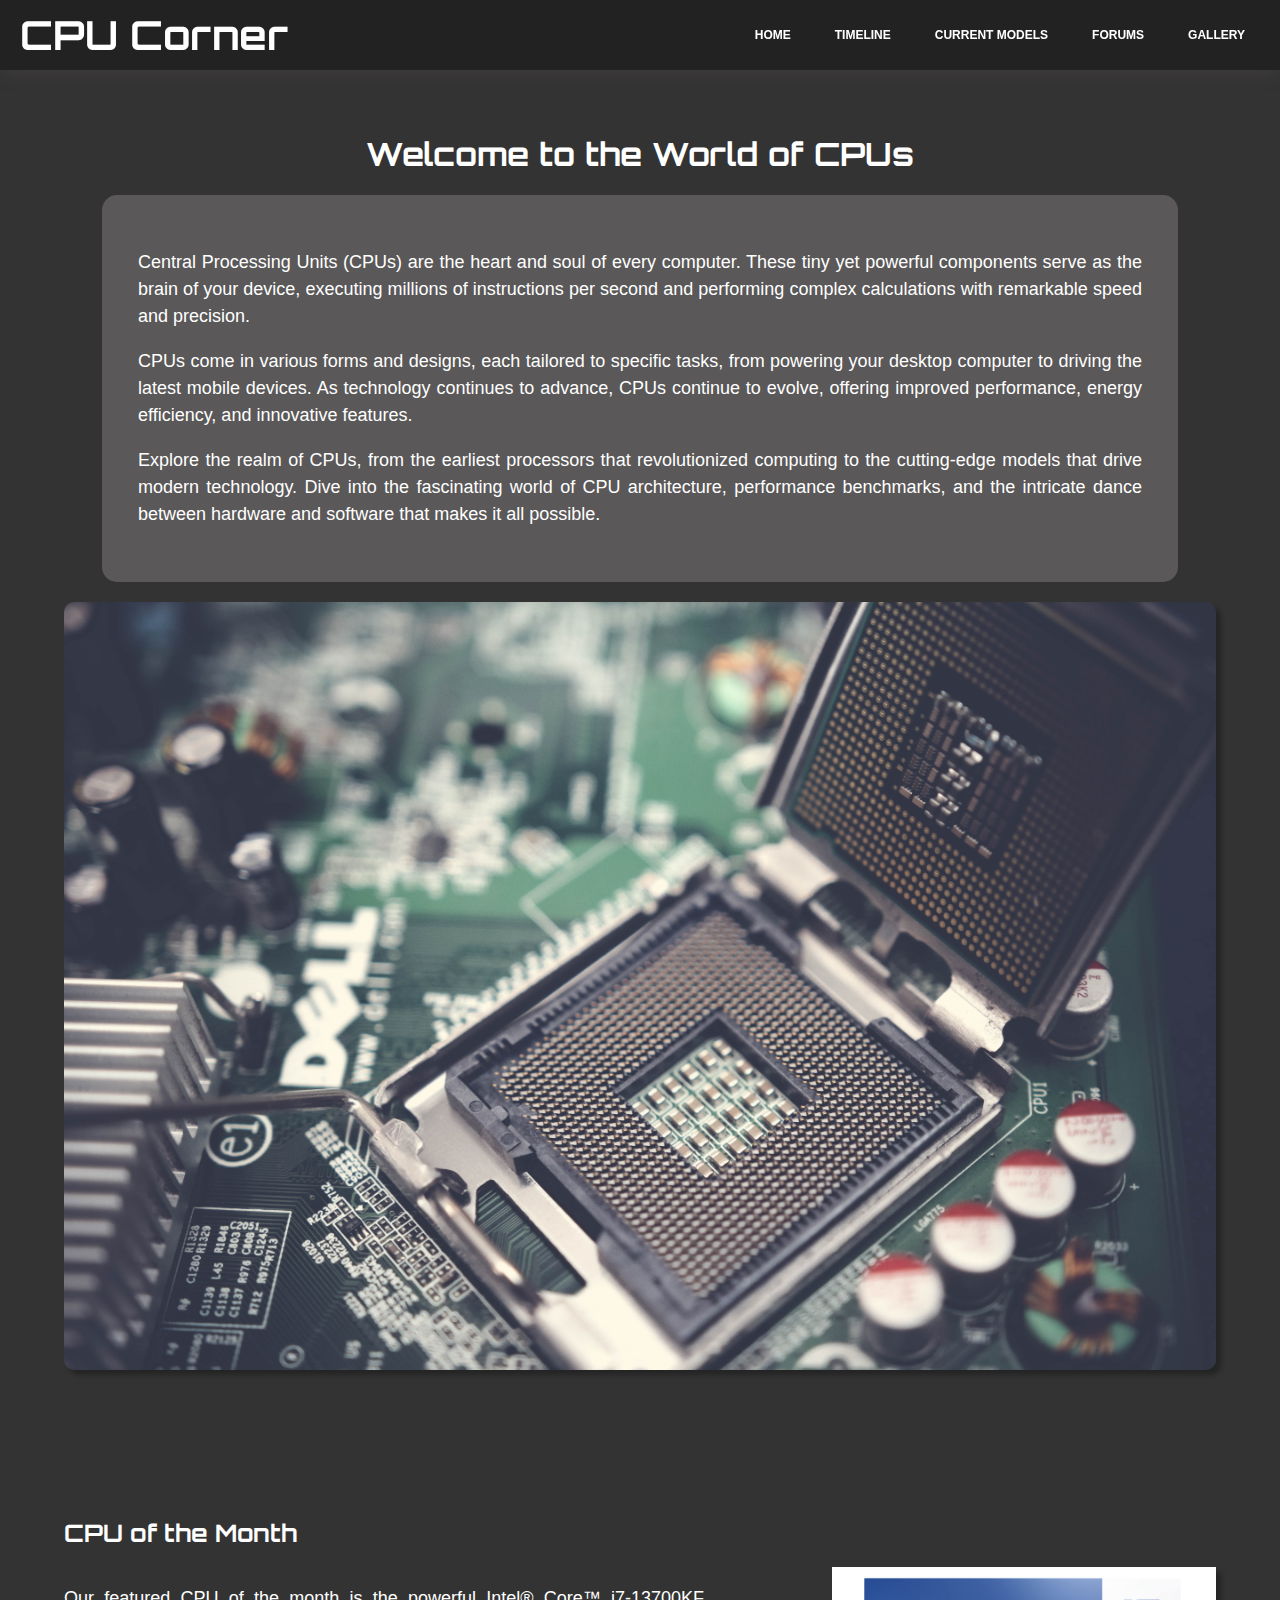
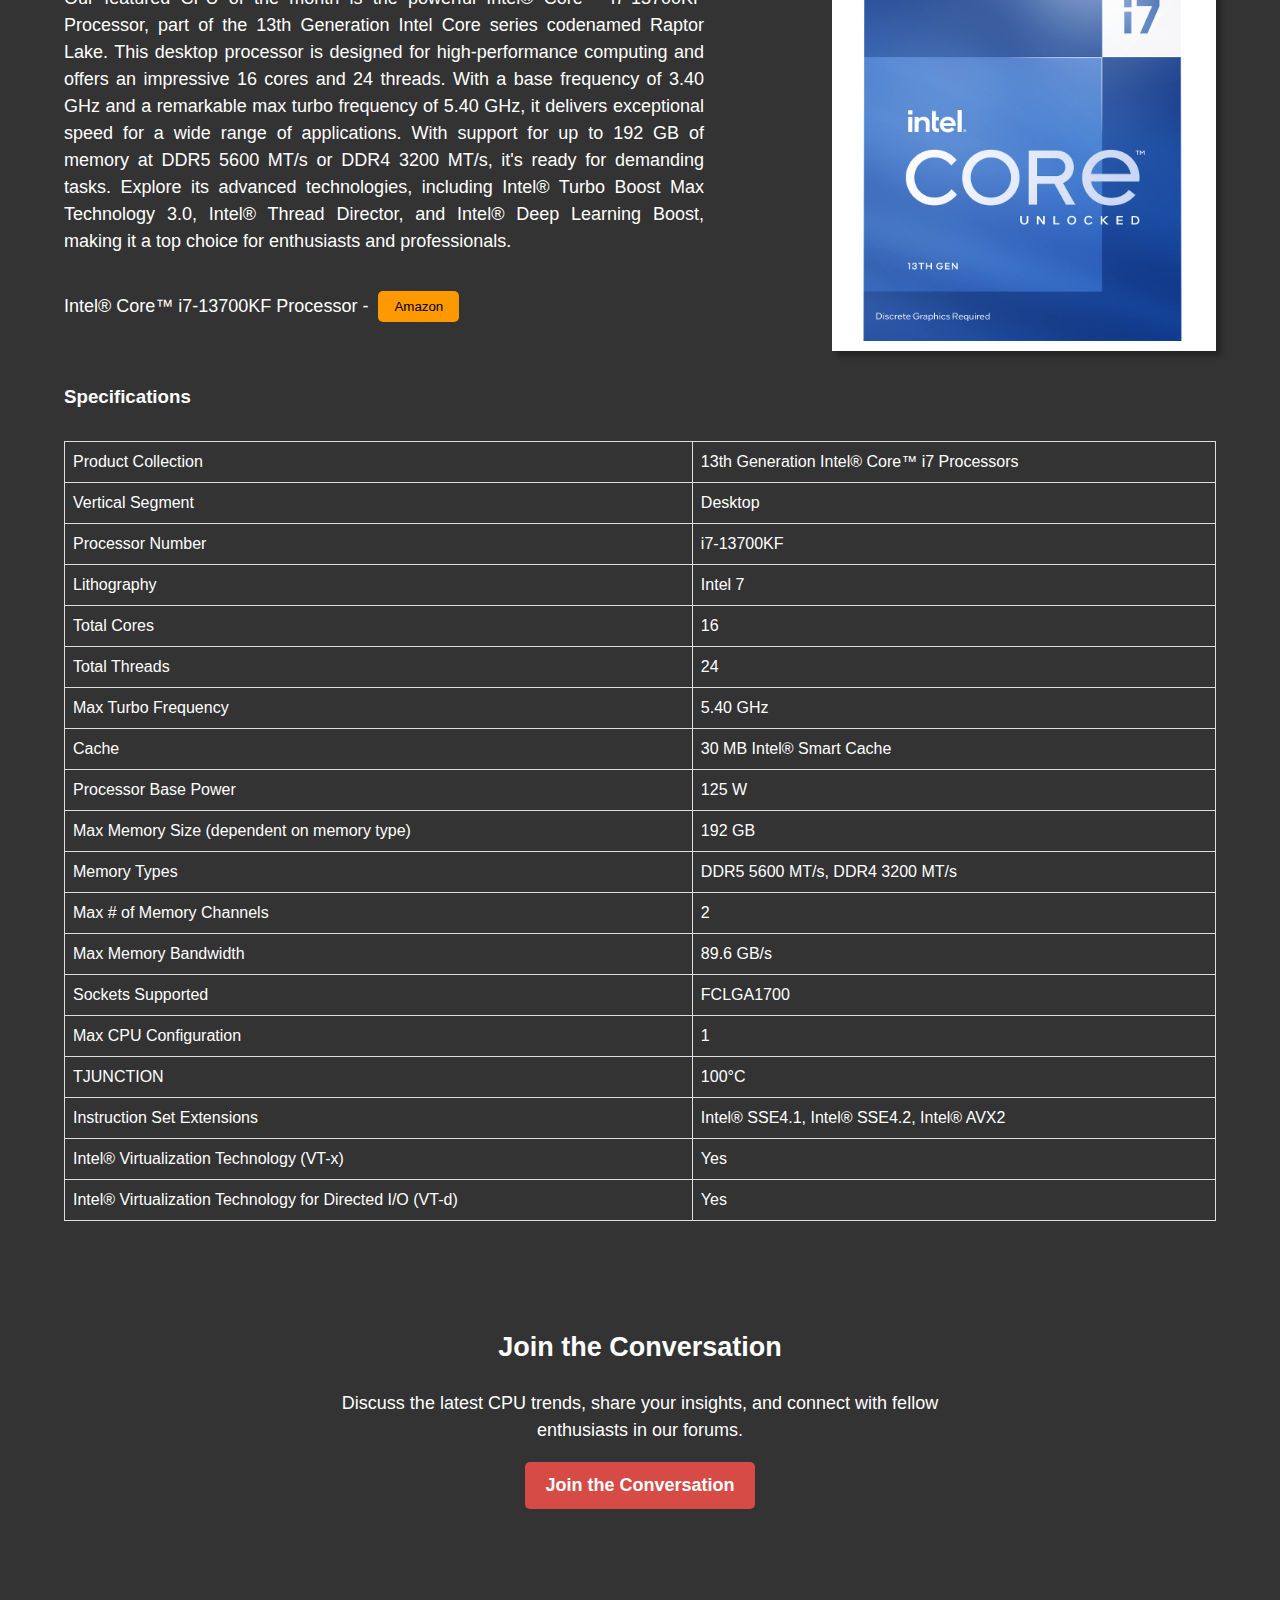
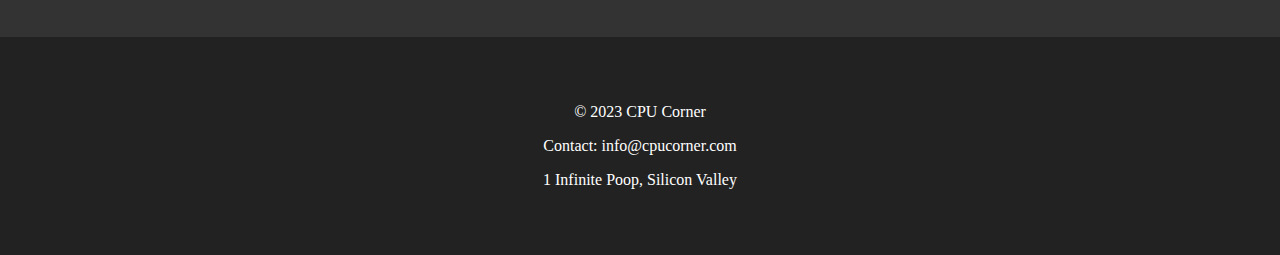
<file: index.html>
<!DOCTYPE html>
<html lang="en">
<head>
    <meta charset="UTF-8">
    <title>Home | CPU Corner</title>
    <link href="https://fonts.googleapis.com/css2?family=Orbitron:wght@700&display=swap" rel="stylesheet">
    <link rel="stylesheet" type="text/css" href="styles.css">
</head>
<body>

    <!-- Menubar-->
   <div id="menubar">
      <div id="logo"><a href="index.html">CPU Corner</a></div>
      <ul class="menuList">
         <li><a href="index.html">Home</a></li>
         <li><a href="timeline.html">Timeline</a></li>
         <li class="dropdown">
            <a href="currentModels.html">Current Models</a>
            <ul id="dropdown-models" class="dropdown-models">
                <li><a href="qualcomm.html">Qualcomm</a></li>
                <li><a href="intel.html">Intel Corporation</a></li>
                <li><a href="texas.html">Texas Instruments</a></li>
                <li><a href="amd.html">AMD, Inc</a></li>
                <li><a href="stm.html">STMicroelectronics</a></li>
                <li><a href="arm.html">ARM</a></li>
                <li><a href="renesas.html">Renesas Electronics Corporation</a></li>
            </ul>
         </li>
         <li><a href="forums.html">Forums</a></li>
         <li><a href="gallery.html">Gallery</a></li>
      </ul>
   </div>
   
   <div>
      <h1>Welcome to the World of CPUs</h1>
      
      <div class="overview_container">
      <section class="overview">
         <p>Central Processing Units (CPUs) are the heart and soul of every computer. These tiny yet powerful components serve as the brain of your device, executing millions of instructions per second and performing complex calculations with remarkable speed and precision.</p>
         
         <p>CPUs come in various forms and designs, each tailored to specific tasks, from powering your desktop computer to driving the latest mobile devices. As technology continues to advance, CPUs continue to evolve, offering improved performance, energy efficiency, and innovative features.</p>
         
         <p>Explore the realm of CPUs, from the earliest processors that revolutionized computing to the cutting-edge models that drive modern technology. Dive into the fascinating world of CPU architecture, performance benchmarks, and the intricate dance between hardware and software that makes it all possible.</p>
      </section>
   </div>

    <img src="Images/cpu.jpg" alt="CPU Image" id="cpu-image-homepage">
    </div>
    
    <section class="cpu-month">
       <h2>CPU of the Month</h2>
       <div class="cpu-info">
         <p>Our featured CPU of the month is the powerful Intel® Core™ i7-13700KF Processor, part of the 13th Generation Intel Core series codenamed Raptor Lake. This desktop processor is designed for high-performance computing and offers an impressive 16 cores and 24 threads. With a base frequency of 3.40 GHz and a remarkable max turbo frequency of 5.40 GHz, it delivers exceptional speed for a wide range of applications. With support for up to 192 GB of memory at DDR5 5600 MT/s or DDR4 3200 MT/s, it's ready for demanding tasks. Explore its advanced technologies, including Intel® Turbo Boost Max Technology 3.0, Intel® Thread Director, and Intel® Deep Learning Boost, making it a top choice for enthusiasts and professionals.</p>
         <div class="amazon-link-container">
            <p> Intel® Core™ i7-13700KF Processor -</p>
            <button class="amazon-button" onclick="window.location.href='https://www.amazon.com/Intel-i7-13700KF-Desktop-Processor-P-cores/dp/B0BCDL7F5W/ref=sr_1_3?crid=3B13G26IO320H&keywords=i7-13700KF&qid=1702002661&sprefix=i7-13700kf%2Caps%2C97&sr=8-3&ufe=app_do%3Aamzn1.fos.5137e923-c7be-4142-979c-7c68b6c26f63&th=1'">Amazon</button>
          </div>
     </div>
     <div class="cpu-image">
         <img src="Images/cpu-month.jpg" alt="CPU of the Month Image">
     </div>
     <div class="table_format">
         <h3>Specifications</h3>
         <table>
            <tr>
                <td>Product Collection</td>
                <td>13th Generation Intel® Core™ i7 Processors</td>
            </tr>
            <tr>
                <td>Vertical Segment</td>
                <td>Desktop</td>
            </tr>
            <tr>
                <td>Processor Number</td>
                <td>i7-13700KF</td>
            </tr>
            <tr>
                <td>Lithography</td>
                <td>Intel 7</td>
            </tr>
            <tr>
                <td>Total Cores</td>
                <td>16</td>
            </tr>
            <tr>
                <td>Total Threads</td>
                <td>24</td>
            </tr>
            <tr>
                <td>Max Turbo Frequency</td>
                <td>5.40 GHz</td>
            </tr>
            <tr>
                <td>Cache</td>
                <td>30 MB Intel® Smart Cache</td>
            </tr>
            <tr>
                <td>Processor Base Power</td>
                <td>125 W</td>
            </tr>
            <tr>
                <td>Max Memory Size (dependent on memory type)</td>
                <td>192 GB</td>
            </tr>
            <tr>
                <td>Memory Types</td>
                <td>DDR5 5600 MT/s, DDR4 3200 MT/s</td>
            </tr>
            <tr>
                <td>Max # of Memory Channels</td>
                <td>2</td>
            </tr>
            <tr>
                <td>Max Memory Bandwidth</td>
                <td>89.6 GB/s</td>
            </tr>
            <tr>
                <td>Sockets Supported</td>
                <td>FCLGA1700</td>
            </tr>
            <tr>
                <td>Max CPU Configuration</td>
                <td>1</td>
            </tr>
            <tr>
                <td>TJUNCTION</td>
                <td>100°C</td>
            </tr>
            <tr>
                <td>Instruction Set Extensions</td>
                <td>Intel® SSE4.1, Intel® SSE4.2, Intel® AVX2</td>
            </tr>
            <tr>
                <td>Intel® Virtualization Technology (VT-x)</td>
                <td>Yes</td>
            </tr>
            <tr>
                <td>Intel® Virtualization Technology for Directed I/O (VT-d)</td>
                <td>Yes</td>
            </tr>
        </table>
     </div>
      </section>

      <section class="join-conversation">
        <div>
        <h2>Join the Conversation</h2>
        <p>Discuss the latest CPU trends, share your insights, and connect with fellow enthusiasts in our forums.</p>
        <a href="forums.html" class="join-button">Join the Conversation</a>
    </div>
    </section>
    <div class="clear"></div>
    <section>
        <footer>
            <div class="footer-content">
                <p>&copy; 2023 CPU Corner</p>
                <p>Contact: info@cpucorner.com</p>
                <p>1 Infinite Poop, Silicon Valley</p>
            </div>
        </footer>
    </section>

</body>
</html>
</file>
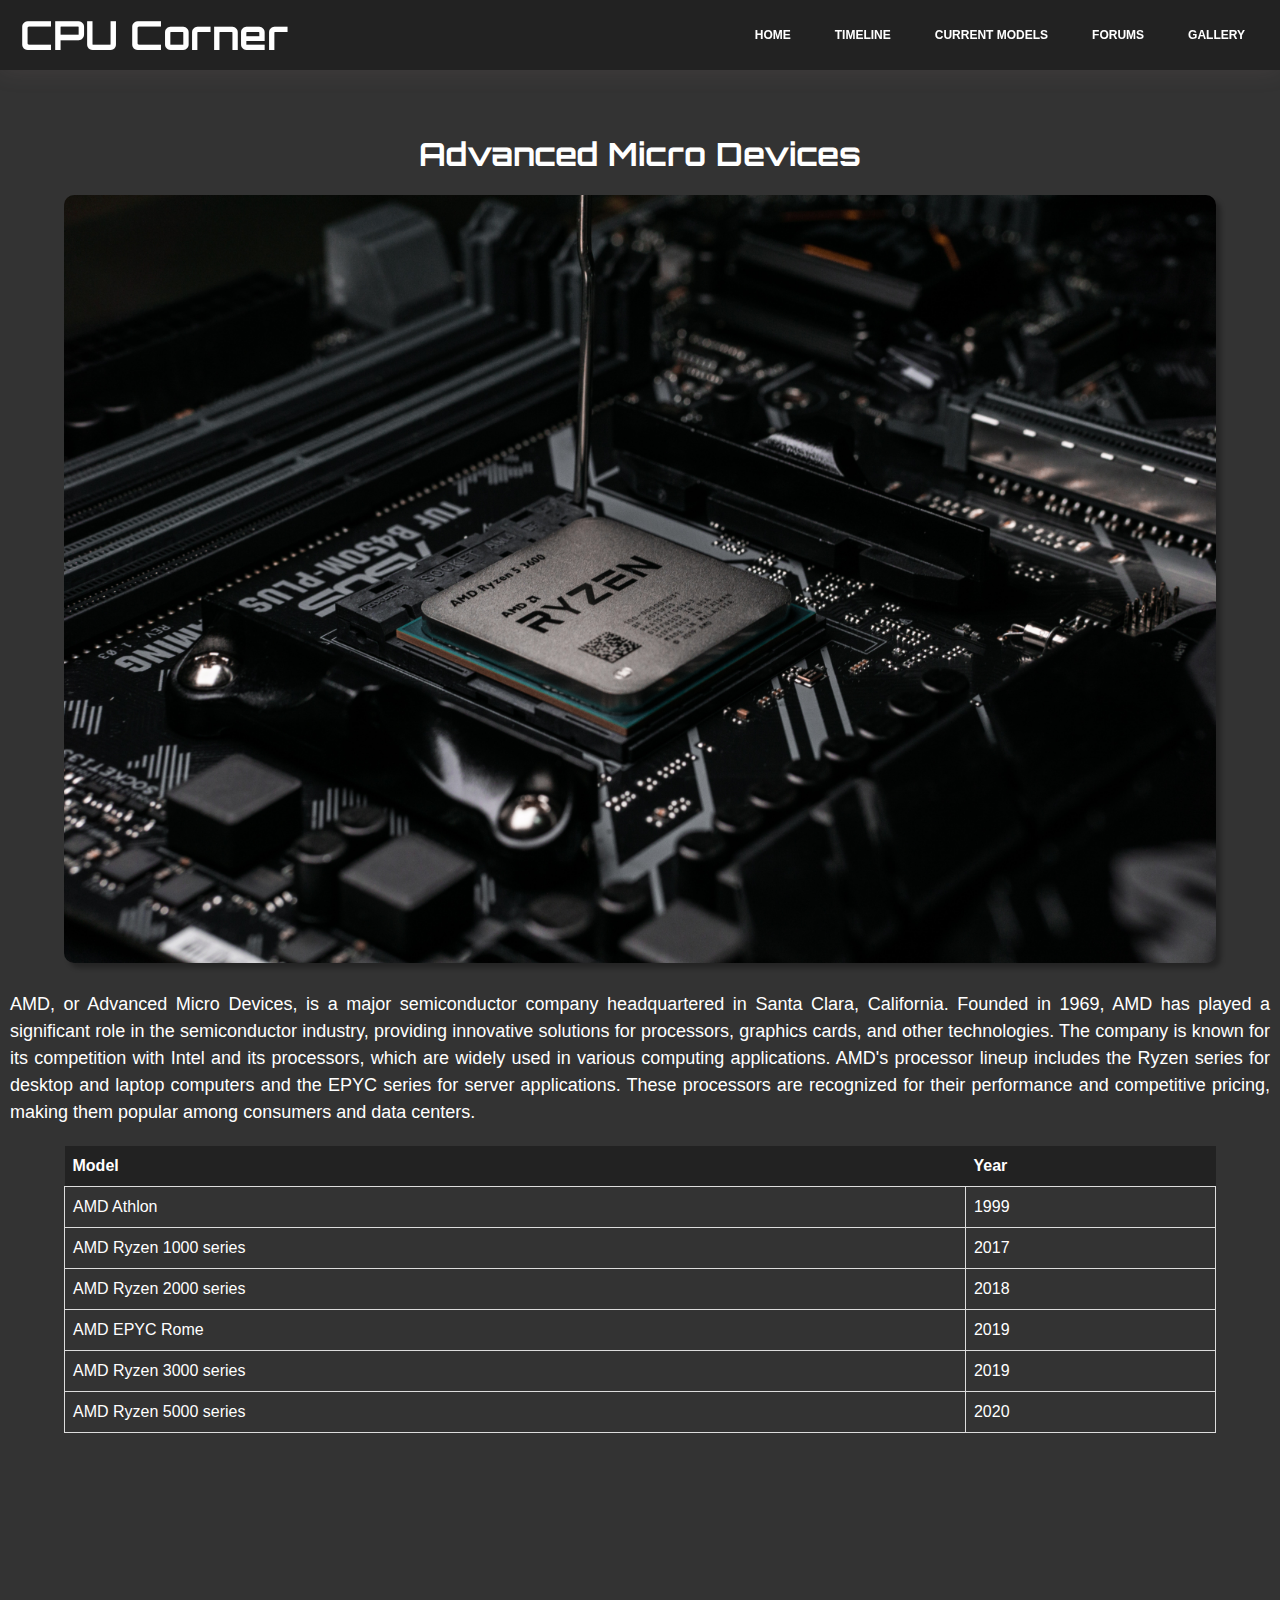
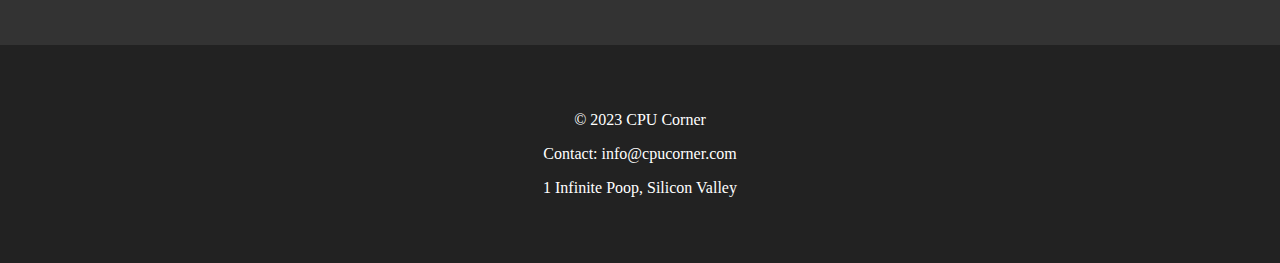
<file: amd.html>
<!DOCTYPE html>
<html lang="en">
<head>
   <meta charset="UTF-8">
   <title>Current Models | CPU Corner</title>
    <link href="https://fonts.googleapis.com/css2?family=Orbitron:wght@700&display=swap" rel="stylesheet">
    <link rel="stylesheet" type="text/css" href="styles.css">
</head>

<body>
   <!-- Menubar-->
   <div id="menubar">
    <div id="logo"><a href="index.html">CPU Corner</a></div>
    <ul class="menuList">
       <li><a href="index.html">Home</a></li>
       <li><a href="timeline.html">Timeline</a></li>
       <li class="dropdown">
          <a href="currentModels.html">Current Models</a>
          <ul id="dropdown-models" class="dropdown-models">
            <li><a href="qualcomm.html">Qualcomm</a></li>
            <li><a href="intel.html">Intel Corporation</a></li>
            <li><a href="texas.html">Texas Instruments</a></li>
            <li><a href="amd.html">AMD, Inc</a></li>
            <li><a href="stm.html">STMicroelectronics</a></li>
            <li><a href="arm.html">ARM</a></li>
            <li><a href="renesas.html">Renesas Electronics Corporation</a></li>
          </ul>
       </li>
       <li><a href="forums.html">Forums</a></li>
       <li><a href="gallery.html">Gallery</a></li>
    </ul>
 </div>

<h1>Advanced Micro Devices</h1>

<div>
   <img src="Images/amd_cpu.jpg" alt="AMD CPU Image" id="cpu-image-homepage">
</div>

<p class="overview">
   AMD, or Advanced Micro Devices, is a major semiconductor company headquartered in Santa Clara, California. Founded in 1969, AMD has played a significant role in the semiconductor industry, providing innovative solutions for processors, graphics cards, and other technologies. The company is known for its competition with Intel and its processors, which are widely used in various computing applications.

   AMD's processor lineup includes the Ryzen series for desktop and laptop computers and the EPYC series for server applications. These processors are recognized for their performance and competitive pricing, making them popular among consumers and data centers. 
</p>

<div class="table_format">
   <table>
       <tr>
           <th>Model</th>
           <th>Year</th>
       </tr>
       <tr>
           <td>AMD Athlon</td>
           <td>1999</td>
       </tr>
       <tr>
           <td>AMD Ryzen 1000 series</td>
           <td>2017</td>
       </tr>
       <tr>
           <td>AMD Ryzen 2000 series</td>
           <td>2018</td>
       </tr>
       <tr>
         <td>AMD EPYC Rome</td>
         <td>2019</td>
     </tr>
       <tr>
           <td>AMD Ryzen 3000 series</td>
           <td>2019</td>
       </tr>
       <tr>
           <td>AMD Ryzen 5000 series</td>
           <td>2020</td>
       </tr>
   </table>
</div>


   <div class="clear"></div>
   <section>
       <footer>
           <div class="footer-content">
               <p>&copy; 2023 CPU Corner</p>
               <p>Contact: info@cpucorner.com</p>
               <p>1 Infinite Poop, Silicon Valley</p>
           </div>
       </footer>
   </section>

</body>
</html>
</file>
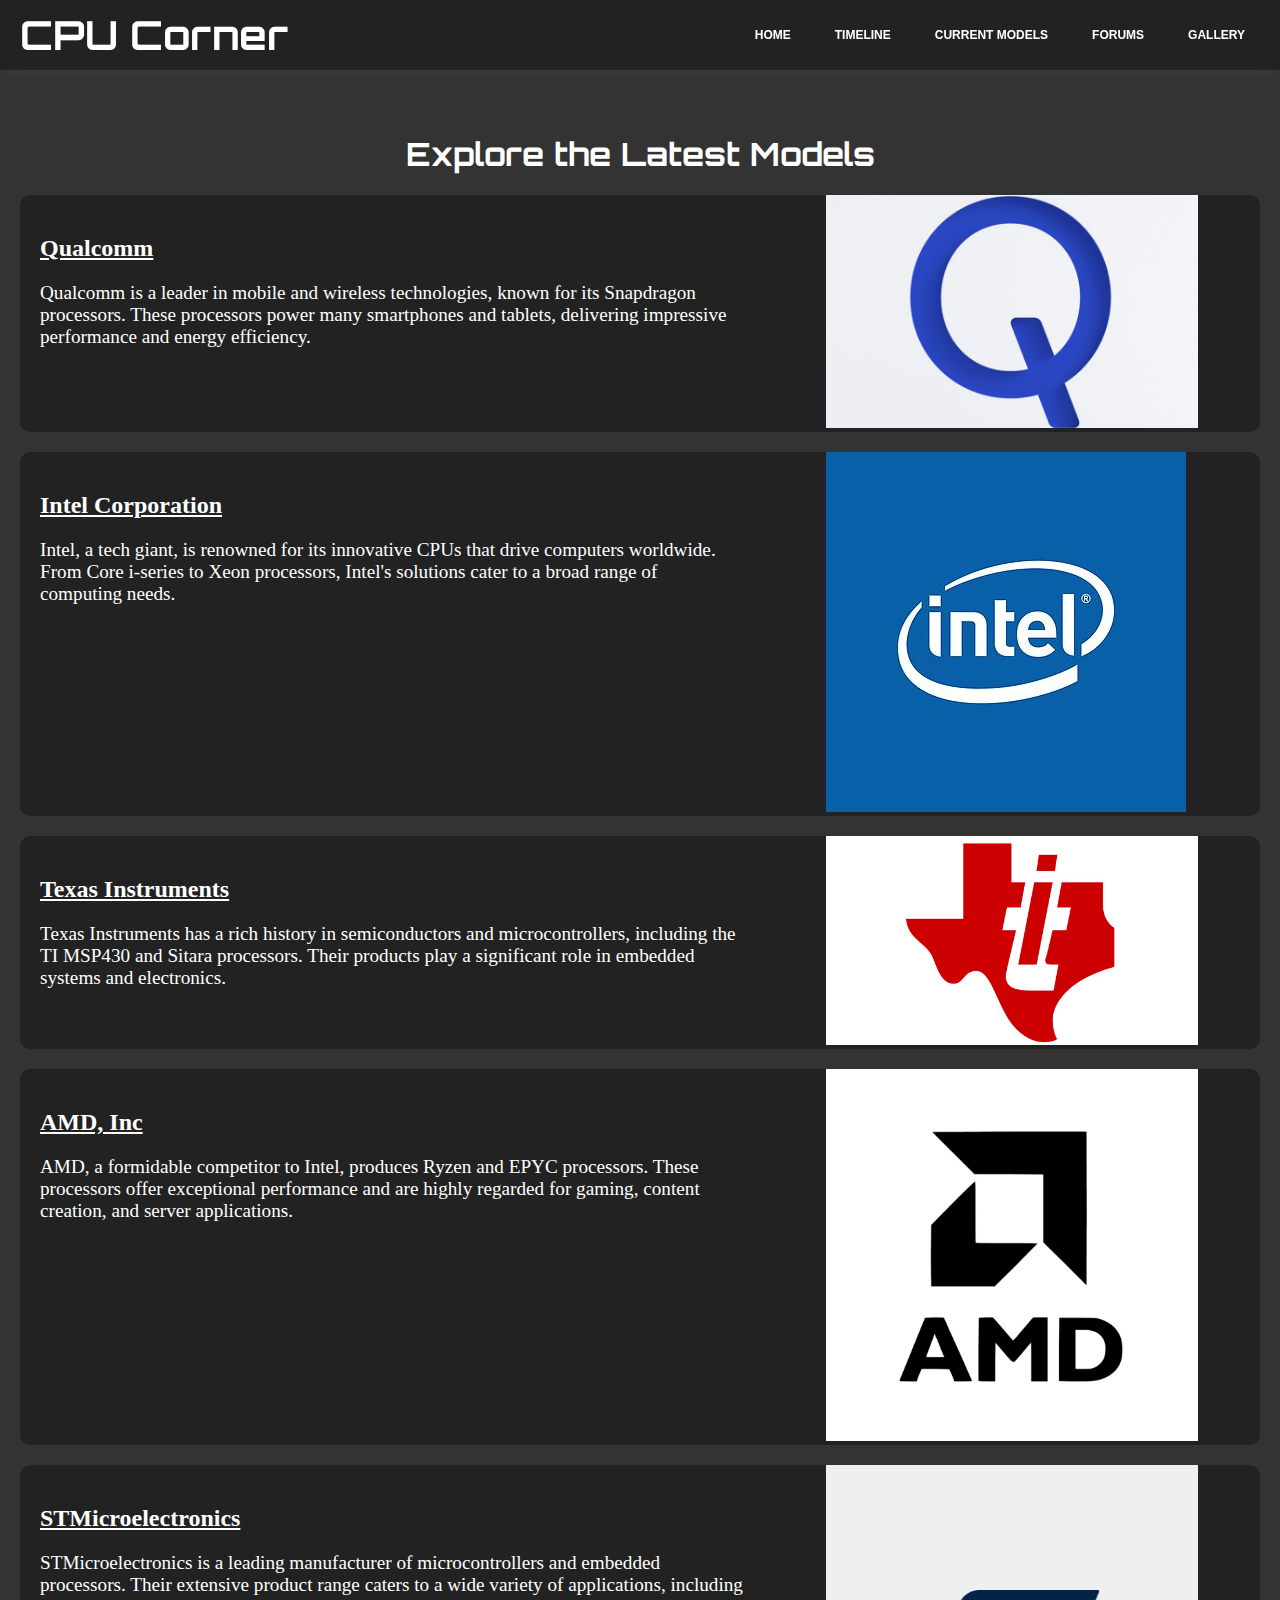
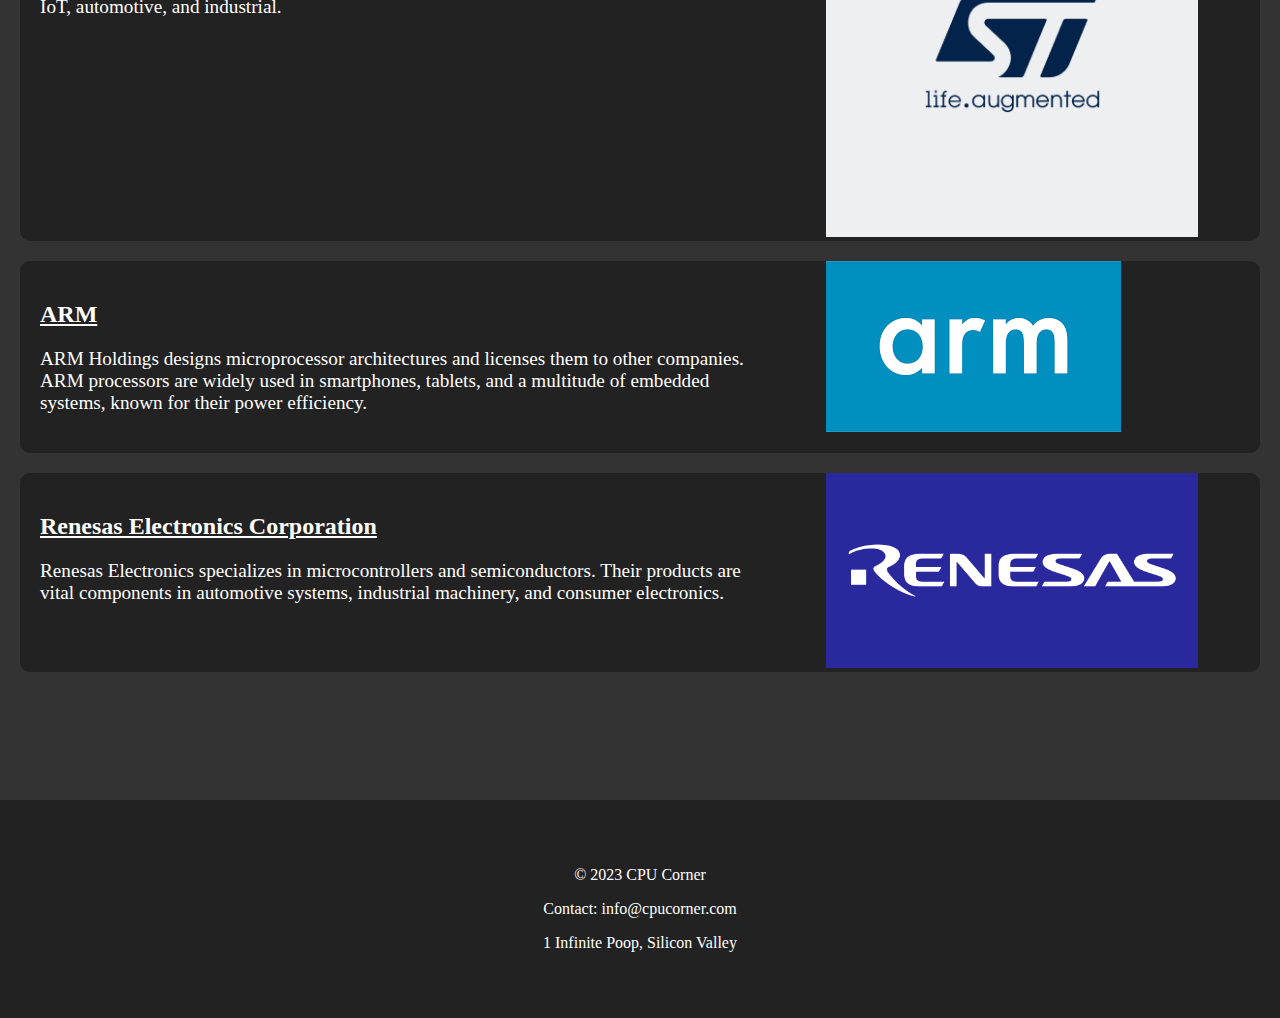
<file: currentModels.html>
<!DOCTYPE html>
<html lang="en">
<head>
   <meta charset="UTF-8">
   <title>Current Models | CPU Corner</title>
    <link href="https://fonts.googleapis.com/css2?family=Orbitron:wght@700&display=swap" rel="stylesheet">
    <link rel="stylesheet" type="text/css" href="styles.css">
</head>

<body>
   <!-- Menubar-->
   <div id="menubar">
    <div id="logo"><a href="index.html">CPU Corner</a></div>
    <ul class="menuList">
       <li><a href="index.html">Home</a></li>
       <li><a href="timeline.html">Timeline</a></li>
       <li class="dropdown">
          <a href="currentModels.html">Current Models</a>
          <ul id="dropdown-models" class="dropdown-models">
            <li><a href="qualcomm.html">Qualcomm</a></li>
                <li><a href="intel.html">Intel Corporation</a></li>
                <li><a href="texas.html">Texas Instruments</a></li>
                <li><a href="amd.html">AMD, Inc</a></li>
                <li><a href="stm.html">STMicroelectronics</a></li>
                <li><a href="arm.html">ARM</a></li>
                <li><a href="renesas.html">Renesas Electronics Corporation</a></li>
          </ul>
       </li>
       <li><a href="forums.html">Forums</a></li>
       <li><a href="gallery.html">Gallery</a></li>
    </ul>
 </div>

   <h1>Explore the Latest Models</h1>

   <div class="models-container">
    <div class="model-summary">
        <a href="qualcomm.html">
        <h2>Qualcomm</h2>
        </a>
        <p>Qualcomm is a leader in mobile and wireless technologies, known for its Snapdragon processors. These processors power many smartphones and tablets, delivering impressive performance and energy efficiency.</p>
    </div>
    <div class="model-image">
        <a href="qualcomm.html">
        <img src="Images/qualcomm.jpg" alt="Qualcomm Logo">
        </a>
    </div>
</div>

<div class="models-container">
    <div class="model-summary">
        <a href="intel.html">
        <h2>Intel Corporation</h2>
         </a>
        <p>Intel, a tech giant, is renowned for its innovative CPUs that drive computers worldwide. From Core i-series to Xeon processors, Intel's solutions cater to a broad range of computing needs.</p>
    </div>
    <div class="model-image">
        <a href="intel.html">
        <img src="Images/intel.jpg" alt="Intel Logo">
        </a>
    </div>
</div>

<div class="models-container">
    <div class="model-summary">
        <a href="texas.html">
            <h2>Texas Instruments</h2>
        </a>
        <p>Texas Instruments has a rich history in semiconductors and microcontrollers, including the TI MSP430 and Sitara processors. Their products play a significant role in embedded systems and electronics.</p>
    </div>
    <div class="model-image">
        <a href="texas.html">
        <img src="Images/texas.jpg" alt="Intel Logo">
        </a>
    </div>
</div>
<div class="models-container">
    <div class="model-summary">
        <a href="amd.html">
        <h2>AMD, Inc</h2>
        </a>
        <p>AMD, a formidable competitor to Intel, produces Ryzen and EPYC processors. These processors offer exceptional performance and are highly regarded for gaming, content creation, and server applications.</p>
    </div>
    <div class="model-image">
        <a href="amd.html">
        <img src="Images/amd.jpg" alt="Intel Logo">
        </a>
    </div>
</div>
<div class="models-container">
    <div class="model-summary">
        <a href="stm.html">
        <h2>STMicroelectronics</h2>
        </a>
        <p>STMicroelectronics is a leading manufacturer of microcontrollers and embedded processors. Their extensive product range caters to a wide variety of applications, including IoT, automotive, and industrial.</p>
    </div>
    <div class="model-image">
        <a href="stm.html">
        <img src="Images/stm.jpg" alt="Intel Logo">
        </a>
    </div>
</div>

<div class="models-container">
    <div class="model-summary">
        <a href="arm.html">
        <h2>ARM</h2>
        </a>
        <p>ARM Holdings designs microprocessor architectures and licenses them to other companies. ARM processors are widely used in smartphones, tablets, and a multitude of embedded systems, known for their power efficiency.</p>
    </div>
    <div class="model-image">
        <a href="arm.html">
        <img src="Images/arm.jpg" alt="Intel Logo">
        </a>
    </div>
</div>

<div class="models-container">
    <div class="model-summary">
        <a href="rec.html">
        <h2>Renesas Electronics Corporation</h2>
        </a>
        <p>Renesas Electronics specializes in microcontrollers and semiconductors. Their products are vital components in automotive systems, industrial machinery, and consumer electronics.</p>
    </div>
    <div class="model-image">
        <a href="rec.html">
        <img src="Images/rec.jpg" alt="Intel Logo">
        </a>
    </div>
</div>




   <div class="clear"></div>
   <section>
       <footer>
           <div class="footer-content">
               <p>&copy; 2023 CPU Corner</p>
               <p>Contact: info@cpucorner.com</p>
               <p>1 Infinite Poop, Silicon Valley</p>
           </div>
       </footer>
   </section>




</body>
</html>
</file>
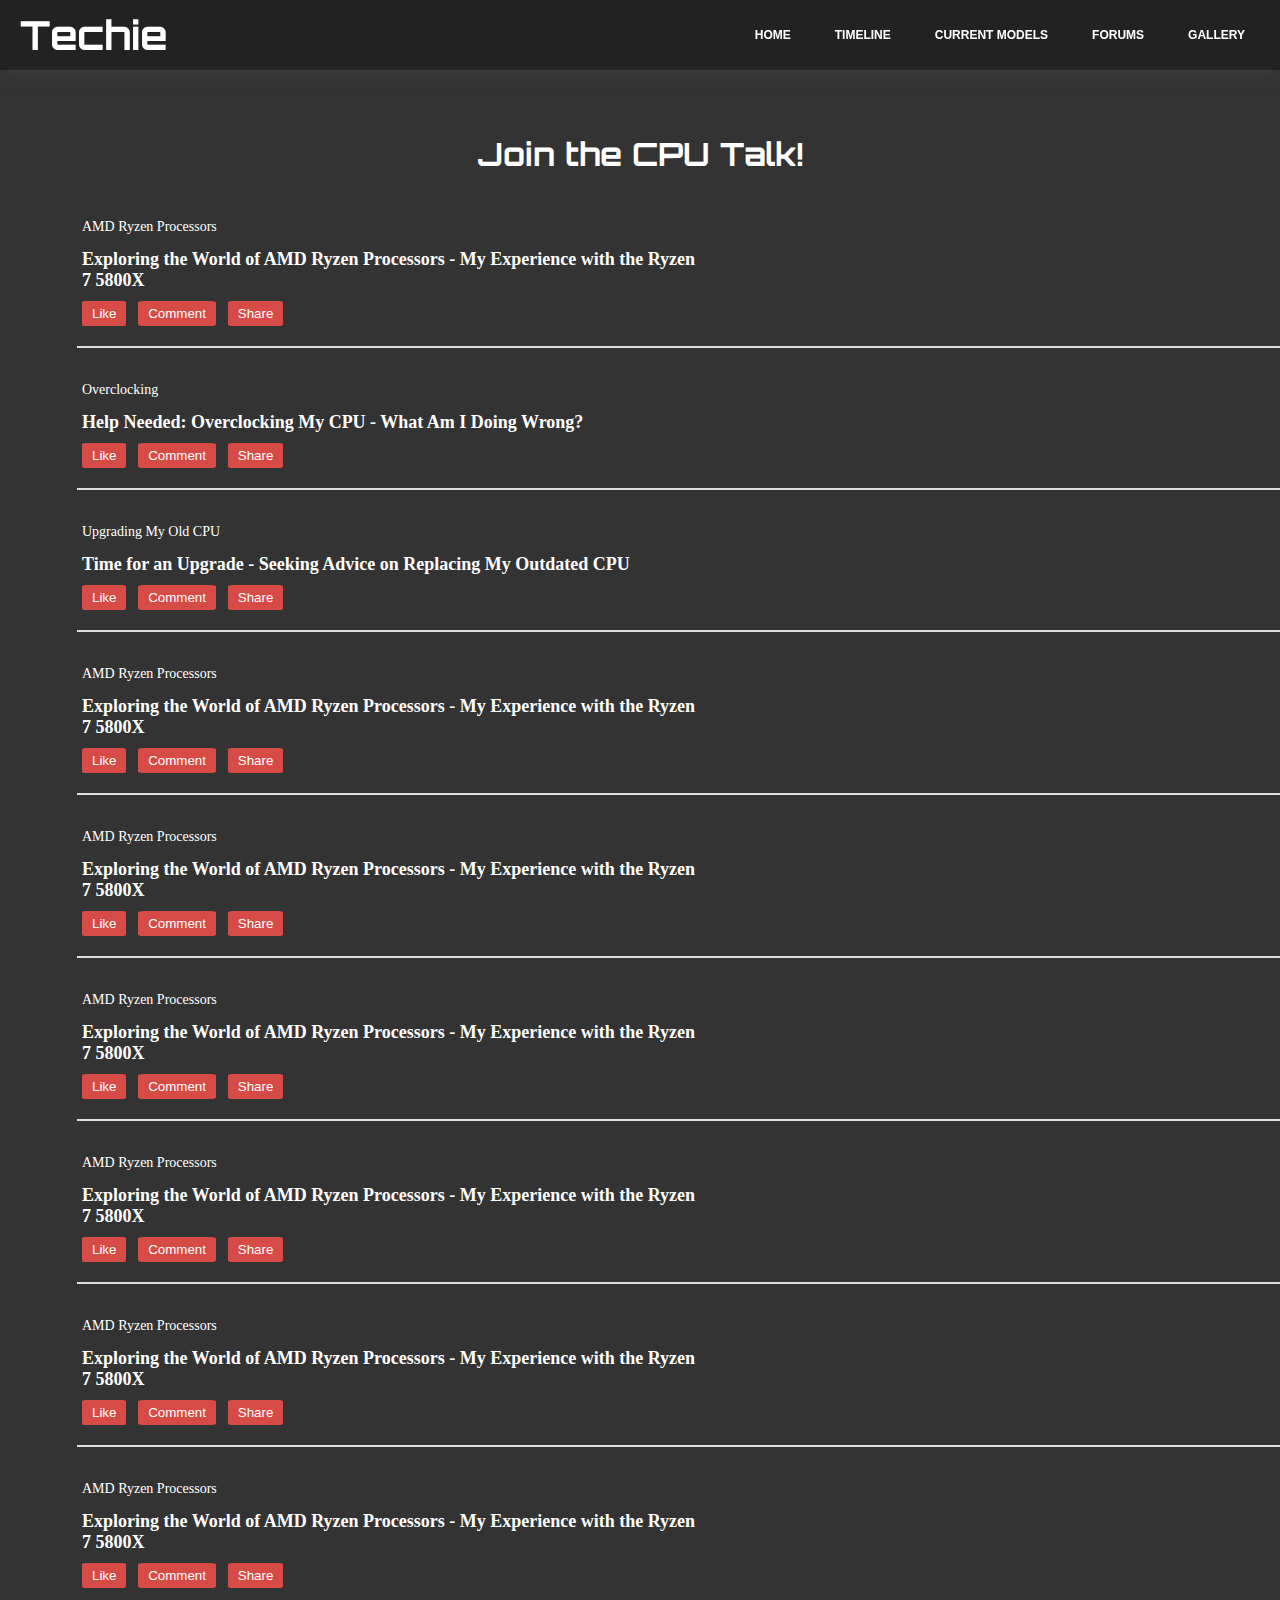
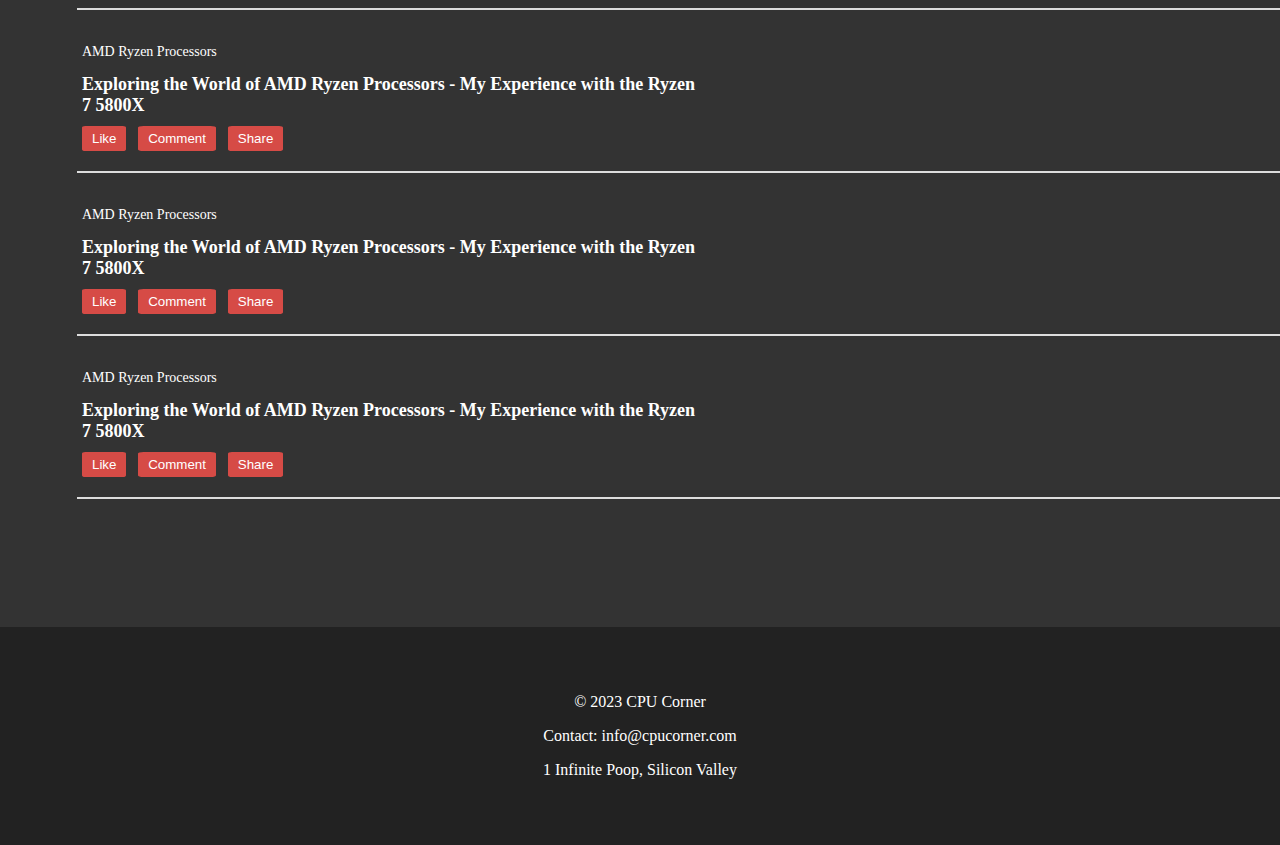
<file: forums.html>
<!DOCTYPE html>
<html lang="en">
<head>
   <meta charset="UTF-8">
   <title>Forums | CPU Corner</title>
    <link href="https://fonts.googleapis.com/css2?family=Orbitron:wght@700&display=swap" rel="stylesheet">
    <link rel="stylesheet" type="text/css" href="styles.css">
</head>
<body>
   <div id="menubar">
      <div id="logo"><a href="index.html">Techie</a></div>
      <ul class="menuList">
         <li><a href="index.html">Home</a></li>
         <li><a href="timeline.html">Timeline</a></li>
         <li><a href="currentModels.html">Current Models</a></li>
         <li><a href="forums.html">Forums</a></li>
         <li><a href="gallery.html">Gallery</a></li>
      </ul>
   </div>

   <h1>Join the CPU Talk!</h1>
<section>
   <div class="forum-post">
      <p class="subject">AMD Ryzen Processors</p>
      <h2 class="post-title">Exploring the World of AMD Ryzen Processors - My Experience with the Ryzen 7 5800X</h2>
      <div class="post-actions">
          <button class="like-button">Like</button>
          <button class="comment-button">Comment</button>
          <button class="share-button">Share</button>
      </div>
  </div>
  <hr class="post-divider">
</section>

<section>
   <div class="forum-post">
      <p class="subject">Overclocking</p>
      <h2 class="post-title">Help Needed: Overclocking My CPU - What Am I Doing Wrong?</h2>
      <div class="post-actions">
          <button class="like-button">Like</button>
          <button class="comment-button">Comment</button>
          <button class="share-button">Share</button>
      </div>
  </div>
  <hr class="post-divider">
</section>

<section>
   <div class="forum-post">
      <p class="subject">Upgrading My Old CPU</p>
      <h2 class="post-title">Time for an Upgrade - Seeking Advice on Replacing My Outdated CPU</h2>
      <div class="post-actions">
          <button class="like-button">Like</button>
          <button class="comment-button">Comment</button>
          <button class="share-button">Share</button>
      </div>
  </div>
  <hr class="post-divider">
</section>

<section>
   <div class="forum-post">
      <p class="subject">AMD Ryzen Processors</p>
      <h2 class="post-title">Exploring the World of AMD Ryzen Processors - My Experience with the Ryzen 7 5800X</h2>
      <div class="post-actions">
          <button class="like-button">Like</button>
          <button class="comment-button">Comment</button>
          <button class="share-button">Share</button>
      </div>
  </div>
  <hr class="post-divider">
</section>

<section>
   <div class="forum-post">
      <p class="subject">AMD Ryzen Processors</p>
      <h2 class="post-title">Exploring the World of AMD Ryzen Processors - My Experience with the Ryzen 7 5800X</h2>
      <div class="post-actions">
          <button class="like-button">Like</button>
          <button class="comment-button">Comment</button>
          <button class="share-button">Share</button>
      </div>
  </div>
  <hr class="post-divider">
</section>

<section>
   <div class="forum-post">
      <p class="subject">AMD Ryzen Processors</p>
      <h2 class="post-title">Exploring the World of AMD Ryzen Processors - My Experience with the Ryzen 7 5800X</h2>
      <div class="post-actions">
          <button class="like-button">Like</button>
          <button class="comment-button">Comment</button>
          <button class="share-button">Share</button>
      </div>
  </div>
  <hr class="post-divider">
</section>

<section>
   <div class="forum-post">
      <p class="subject">AMD Ryzen Processors</p>
      <h2 class="post-title">Exploring the World of AMD Ryzen Processors - My Experience with the Ryzen 7 5800X</h2>
      <div class="post-actions">
          <button class="like-button">Like</button>
          <button class="comment-button">Comment</button>
          <button class="share-button">Share</button>
      </div>
  </div>
  <hr class="post-divider">
</section>

<section>
   <div class="forum-post">
      <p class="subject">AMD Ryzen Processors</p>
      <h2 class="post-title">Exploring the World of AMD Ryzen Processors - My Experience with the Ryzen 7 5800X</h2>
      <div class="post-actions">
          <button class="like-button">Like</button>
          <button class="comment-button">Comment</button>
          <button class="share-button">Share</button>
      </div>
  </div>
  <hr class="post-divider">
</section>

<section>
   <div class="forum-post">
      <p class="subject">AMD Ryzen Processors</p>
      <h2 class="post-title">Exploring the World of AMD Ryzen Processors - My Experience with the Ryzen 7 5800X</h2>
      <div class="post-actions">
          <button class="like-button">Like</button>
          <button class="comment-button">Comment</button>
          <button class="share-button">Share</button>
      </div>
  </div>
  <hr class="post-divider">
</section>

<section>
   <div class="forum-post">
      <p class="subject">AMD Ryzen Processors</p>
      <h2 class="post-title">Exploring the World of AMD Ryzen Processors - My Experience with the Ryzen 7 5800X</h2>
      <div class="post-actions">
          <button class="like-button">Like</button>
          <button class="comment-button">Comment</button>
          <button class="share-button">Share</button>
      </div>
  </div>
  <hr class="post-divider">
</section>

<section>
   <div class="forum-post">
      <p class="subject">AMD Ryzen Processors</p>
      <h2 class="post-title">Exploring the World of AMD Ryzen Processors - My Experience with the Ryzen 7 5800X</h2>
      <div class="post-actions">
          <button class="like-button">Like</button>
          <button class="comment-button">Comment</button>
          <button class="share-button">Share</button>
      </div>
  </div>
  <hr class="post-divider">
</section>

<section>
   <div class="forum-post">
      <p class="subject">AMD Ryzen Processors</p>
      <h2 class="post-title">Exploring the World of AMD Ryzen Processors - My Experience with the Ryzen 7 5800X</h2>
      <div class="post-actions">
          <button class="like-button">Like</button>
          <button class="comment-button">Comment</button>
          <button class="share-button">Share</button>
      </div>
  </div>
  <hr class="post-divider">
</section>

   <div class="clear"></div>
   <section>
       <footer>
           <div class="footer-content">
               <p>&copy; 2023 CPU Corner</p>
               <p>Contact: info@cpucorner.com</p>
               <p>1 Infinite Poop, Silicon Valley</p>
           </div>
       </footer>
   </section>




</body>
</html>
</file>
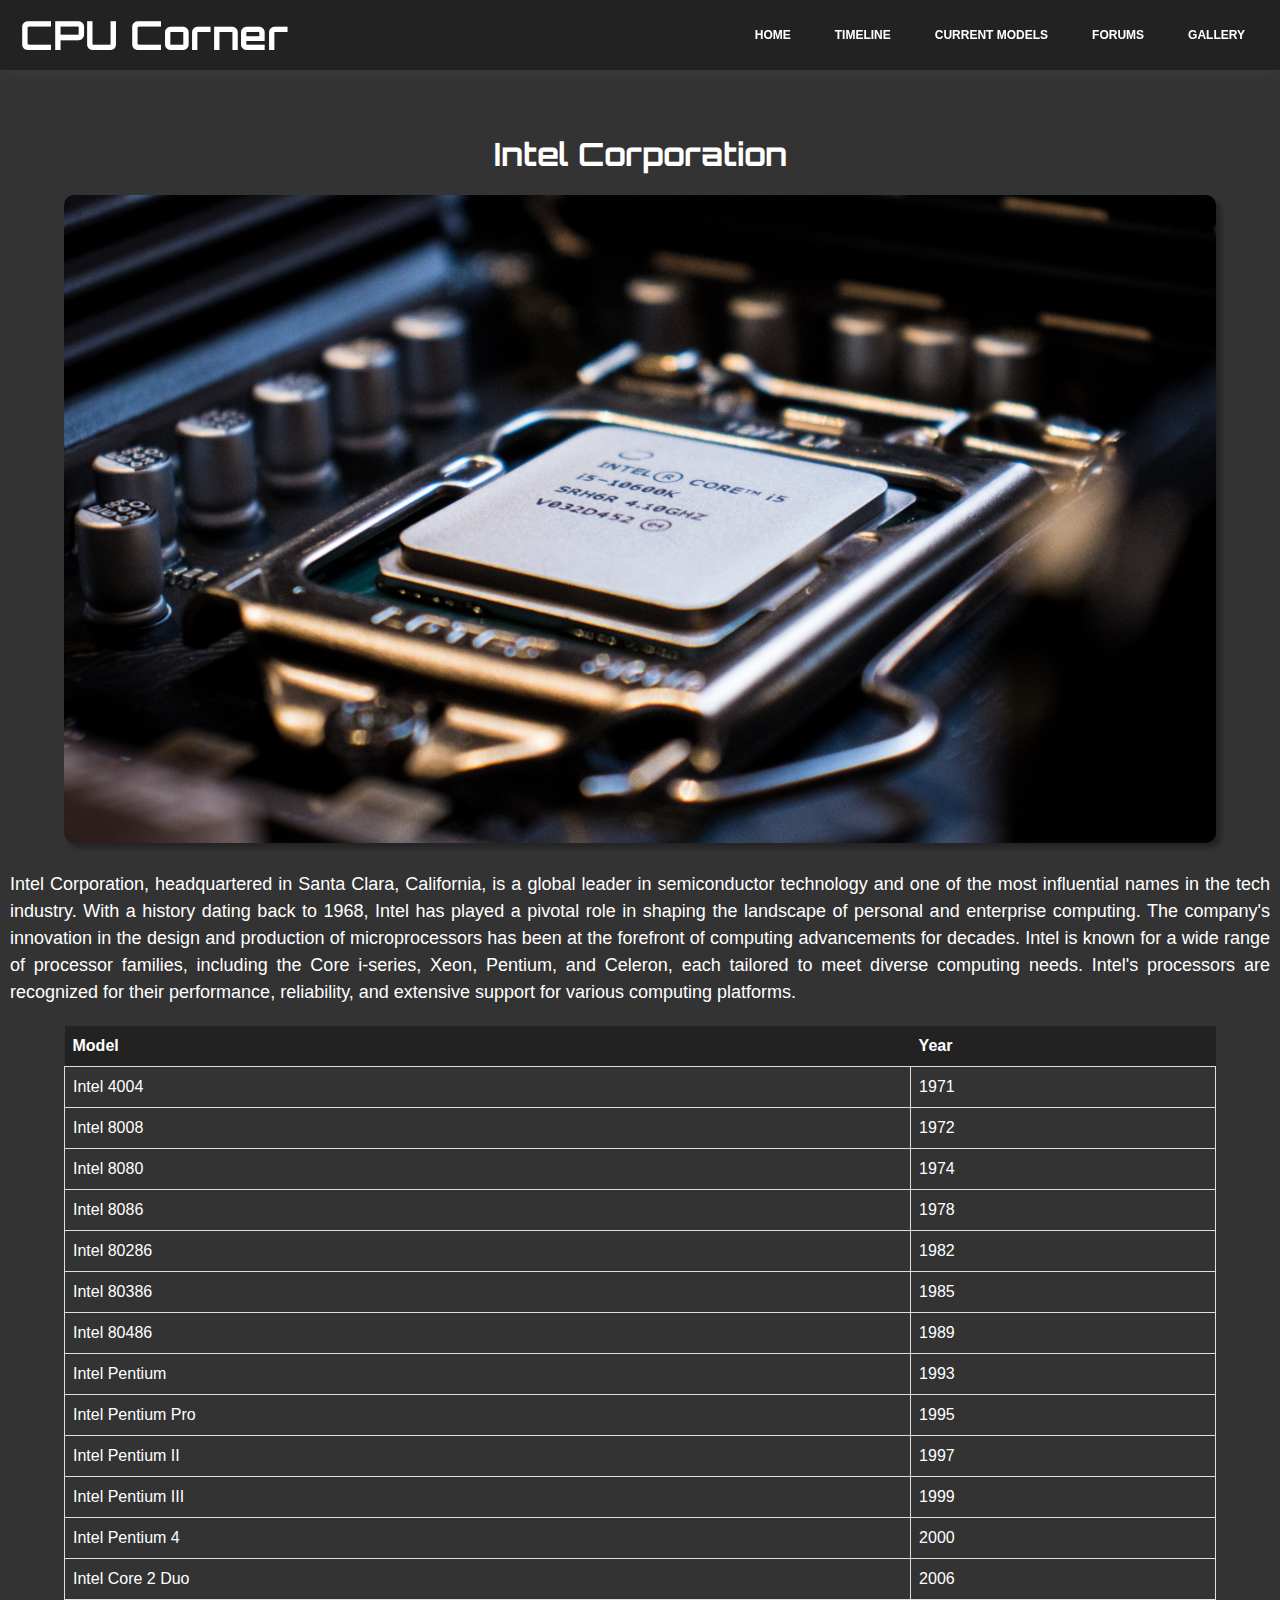
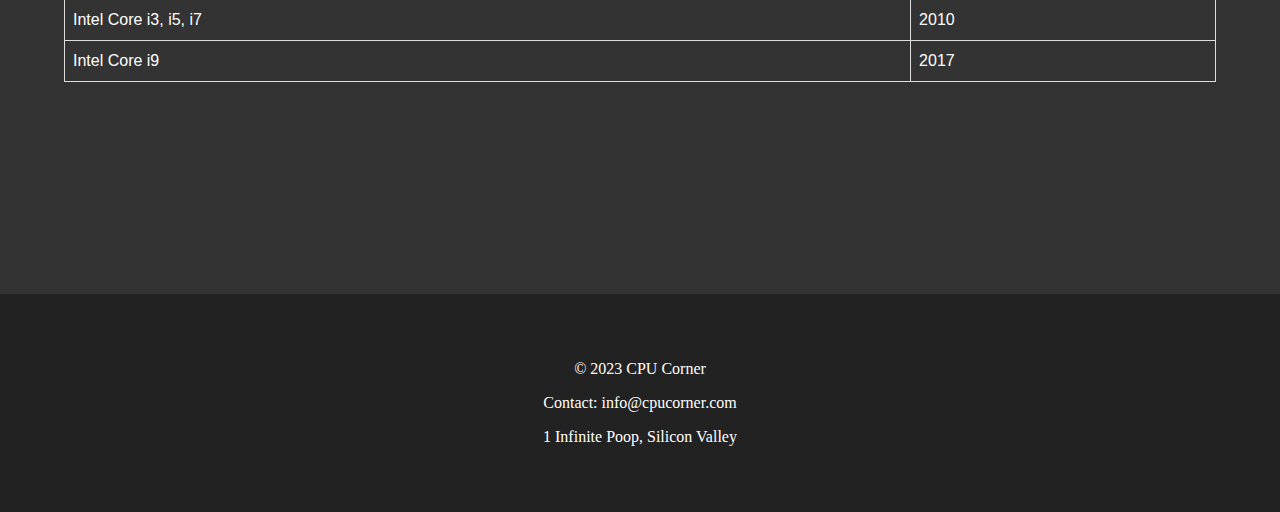
<file: intel.html>
<!DOCTYPE html>
<html lang="en">
<head>
   <meta charset="UTF-8">
   <title>Current Models | CPU Corner</title>
    <link href="https://fonts.googleapis.com/css2?family=Orbitron:wght@700&display=swap" rel="stylesheet">
    <link rel="stylesheet" type="text/css" href="styles.css">
</head>

<body>
   <!-- Menubar-->
   <div id="menubar">
    <div id="logo"><a href="index.html">CPU Corner</a></div>
    <ul class="menuList">
       <li><a href="index.html">Home</a></li>
       <li><a href="timeline.html">Timeline</a></li>
       <li class="dropdown">
          <a href="currentModels.html">Current Models</a>
          <ul id="dropdown-models" class="dropdown-models">
            <li><a href="qualcomm.html">Qualcomm</a></li>
            <li><a href="intel.html">Intel Corporation</a></li>
            <li><a href="texas.html">Texas Instruments</a></li>
            <li><a href="amd.html">AMD, Inc</a></li>
            <li><a href="stm.html">STMicroelectronics</a></li>
            <li><a href="arm.html">ARM</a></li>
            <li><a href="renesas.html">Renesas Electronics Corporation</a></li>
          </ul>
       </li>
       <li><a href="forums.html">Forums</a></li>
       <li><a href="gallery.html">Gallery</a></li>
    </ul>
 </div>

<h1>Intel Corporation</h1>

<div>
   <img src="Images/intel_cpu.jpg" alt="Intel CPU Image" id="cpu-image-homepage">
</div>

<p class="overview">
   Intel Corporation, headquartered in Santa Clara, California, is a global leader in semiconductor technology and one of the most influential names in the tech industry. With a history dating back to 1968, Intel has played a pivotal role in shaping the landscape of personal and enterprise computing. The company's innovation in the design and production of microprocessors has been at the forefront of computing advancements for decades.
   
   Intel is known for a wide range of processor families, including the Core i-series, Xeon, Pentium, and Celeron, each tailored to meet diverse computing needs. Intel's processors are recognized for their performance, reliability, and extensive support for various computing platforms.
   </p>

   <div class="table_format">
   <table>
      <tr>
          <th>Model</th>
          <th>Year</th>
      </tr>
      <tr>
          <td>Intel 4004</td>
          <td>1971</td>
      </tr>
      <tr>
          <td>Intel 8008</td>
          <td>1972</td>
      </tr>
      <tr>
          <td>Intel 8080</td>
          <td>1974</td>
      </tr>
      <tr>
          <td>Intel 8086</td>
          <td>1978</td>
      </tr>
      <tr>
          <td>Intel 80286</td>
          <td>1982</td>
      </tr>
      <tr>
          <td>Intel 80386</td>
          <td>1985</td>
      </tr>
      <tr>
          <td>Intel 80486</td>
          <td>1989</td>
      </tr>
      <tr>
          <td>Intel Pentium</td>
          <td>1993</td>
      </tr>
      <tr>
          <td>Intel Pentium Pro</td>
          <td>1995</td>
      </tr>
      <tr>
          <td>Intel Pentium II</td>
          <td>1997</td>
      </tr>
      <tr>
          <td>Intel Pentium III</td>
          <td>1999</td>
      </tr>
      <tr>
          <td>Intel Pentium 4</td>
          <td>2000</td>
      </tr>
      <tr>
          <td>Intel Core 2 Duo</td>
          <td>2006</td>
      </tr>
      <tr>
          <td>Intel Core i3, i5, i7</td>
          <td>2010</td>
      </tr>
      <tr>
          <td>Intel Core i9</td>
          <td>2017</td>
      </tr>
  </table>
   </div>
  

   <div class="clear"></div>
   <section>
       <footer>
           <div class="footer-content">
               <p>&copy; 2023 CPU Corner</p>
               <p>Contact: info@cpucorner.com</p>
               <p>1 Infinite Poop, Silicon Valley</p>
           </div>
       </footer>
   </section>

</body>
</html>
</file>
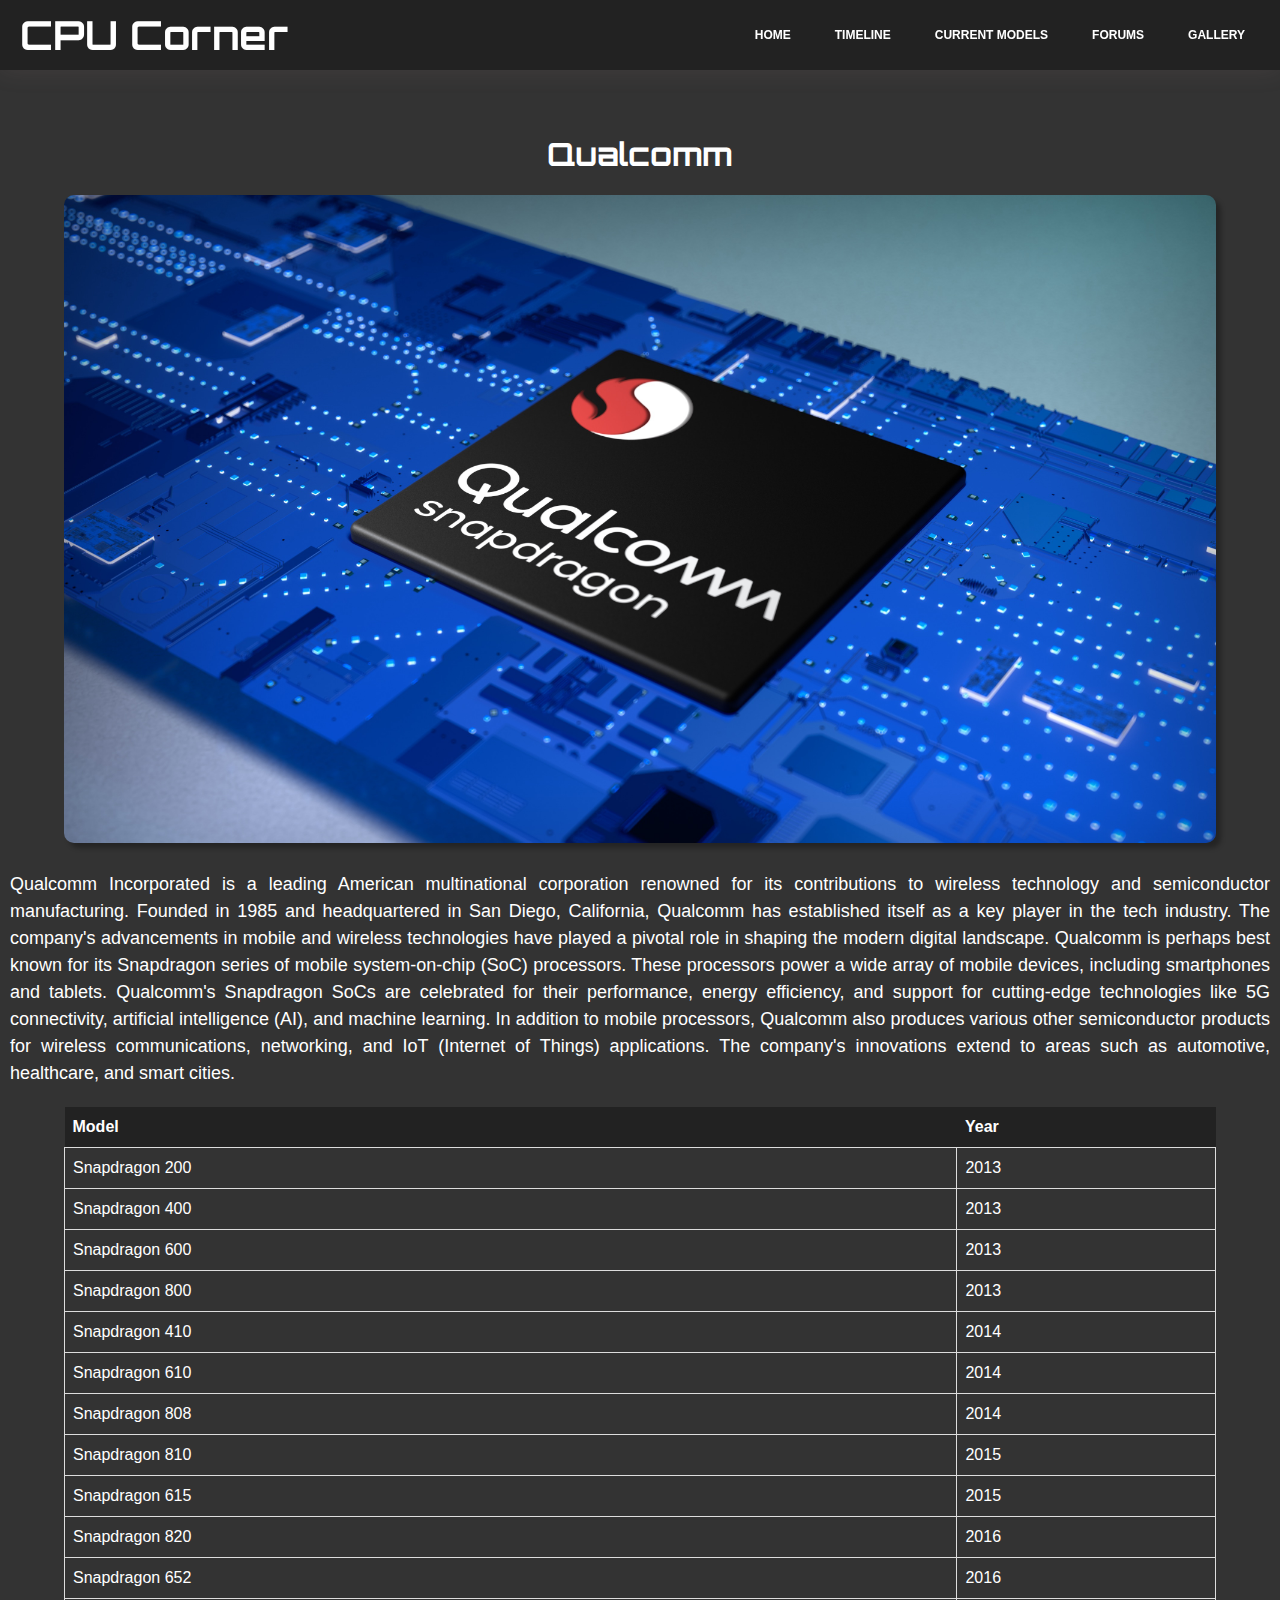
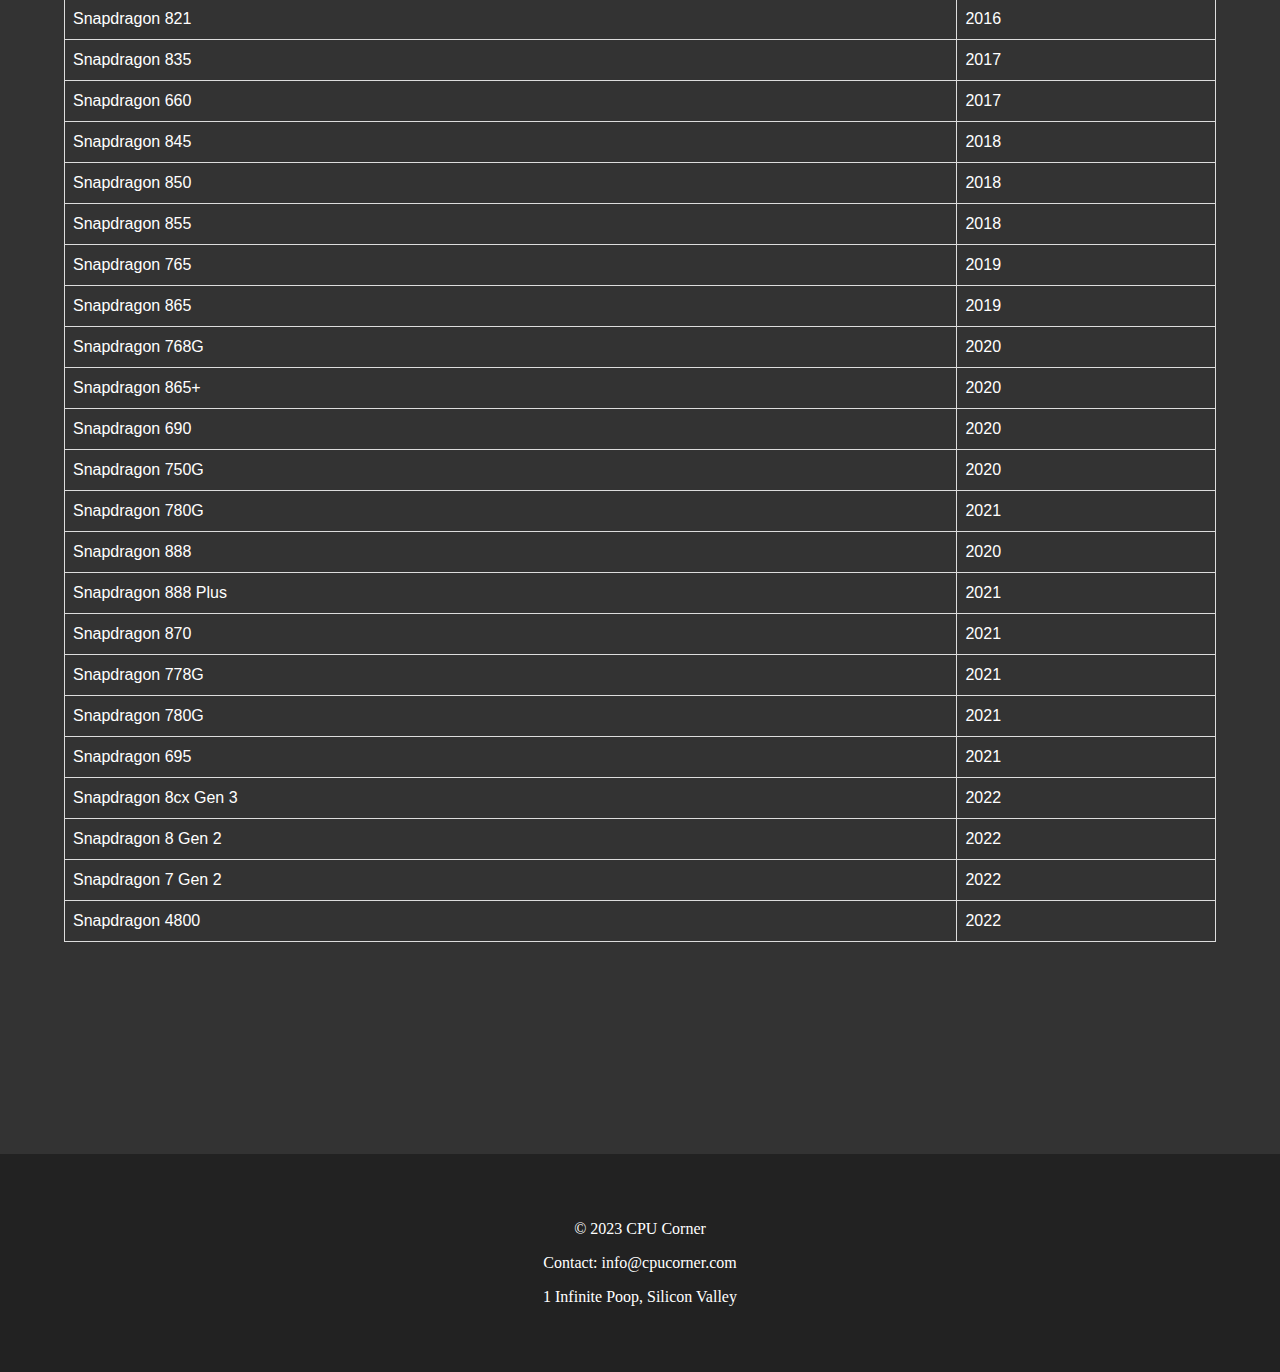
<file: qualcomm.html>
<!DOCTYPE html>
<html lang="en">
<head>
   <meta charset="UTF-8">
   <title>Current Models | CPU Corner</title>
    <link href="https://fonts.googleapis.com/css2?family=Orbitron:wght@700&display=swap" rel="stylesheet">
    <link rel="stylesheet" type="text/css" href="styles.css">
</head>

<body>
   <!-- Menubar-->
   <div id="menubar">
    <div id="logo"><a href="index.html">CPU Corner</a></div>
    <ul class="menuList">
       <li><a href="index.html">Home</a></li>
       <li><a href="timeline.html">Timeline</a></li>
       <li class="dropdown">
          <a href="currentModels.html">Current Models</a>
          <ul id="dropdown-models" class="dropdown-models">
            <li><a href="qualcomm.html">Qualcomm</a></li>
            <li><a href="intel.html">Intel Corporation</a></li>
            <li><a href="texas.html">Texas Instruments</a></li>
            <li><a href="amd.html">AMD, Inc</a></li>
            <li><a href="stm.html">STMicroelectronics</a></li>
            <li><a href="arm.html">ARM</a></li>
            <li><a href="renesas.html">Renesas Electronics Corporation</a></li>
          </ul>
       </li>
       <li><a href="forums.html">Forums</a></li>
       <li><a href="gallery.html">Gallery</a></li>
    </ul>
 </div>

<h1>Qualcomm</h1>

<div>
   <img src="Images/qualcomm_cpu.jpg" alt="Qualcomm CPU Image" id="cpu-image-homepage">
</div>

<p class="overview">
    Qualcomm Incorporated is a leading American multinational corporation renowned for its contributions to wireless technology and semiconductor manufacturing. Founded in 1985 and headquartered in San Diego, California, Qualcomm has established itself as a key player in the tech industry. The company's advancements in mobile and wireless technologies have played a pivotal role in shaping the modern digital landscape.
    
    Qualcomm is perhaps best known for its Snapdragon series of mobile system-on-chip (SoC) processors. These processors power a wide array of mobile devices, including smartphones and tablets. Qualcomm's Snapdragon SoCs are celebrated for their performance, energy efficiency, and support for cutting-edge technologies like 5G connectivity, artificial intelligence (AI), and machine learning.
    
    In addition to mobile processors, Qualcomm also produces various other semiconductor products for wireless communications, networking, and IoT (Internet of Things) applications. The company's innovations extend to areas such as automotive, healthcare, and smart cities.
 </p>
 
 <div class="table_format">
 <table>
    
        <tr>
            <th>Model</th>
            <th>Year</th>
        </tr>
        <tr>
            <td>Snapdragon 200</td>
            <td>2013</td>
        </tr>
        <tr>
            <td>Snapdragon 400</td>
            <td>2013</td>
        </tr>
        <tr>
            <td>Snapdragon 600</td>
            <td>2013</td>
        </tr>
        <tr>
            <td>Snapdragon 800</td>
            <td>2013</td>
        </tr>
        <tr>
            <td>Snapdragon 410</td>
            <td>2014</td>
        </tr>
        <tr>
            <td>Snapdragon 610</td>
            <td>2014</td>
        </tr>
        <tr>
            <td>Snapdragon 808</td>
            <td>2014</td>
        </tr>
        <tr>
            <td>Snapdragon 810</td>
            <td>2015</td>
        </tr>
        <tr>
            <td>Snapdragon 615</td>
            <td>2015</td>
        </tr>
        <tr>
            <td>Snapdragon 820</td>
            <td>2016</td>
        </tr>
        <tr>
            <td>Snapdragon 652</td>
            <td>2016</td>
        </tr>
        <tr>
            <td>Snapdragon 821</td>
            <td>2016</td>
        </tr>
        <tr>
            <td>Snapdragon 835</td>
            <td>2017</td>
        </tr>
        <tr>
            <td>Snapdragon 660</td>
            <td>2017</td>
        </tr>
        <tr>
            <td>Snapdragon 845</td>
            <td>2018</td>
        </tr>
        <tr>
            <td>Snapdragon 850</td>
            <td>2018</td>
        </tr>
        <tr>
            <td>Snapdragon 855</td>
            <td>2018</td>
        </tr>
        <tr>
            <td>Snapdragon 765</td>
            <td>2019</td>
        </tr>
        <tr>
            <td>Snapdragon 865</td>
            <td>2019</td>
        </tr>
        <tr>
            <td>Snapdragon 768G</td>
            <td>2020</td>
        </tr>
        <tr>
            <td>Snapdragon 865+</td>
            <td>2020</td>
        </tr>
        <tr>
            <td>Snapdragon 690</td>
            <td>2020</td>
        </tr>
        <tr>
            <td>Snapdragon 750G</td>
            <td>2020</td>
        </tr>
        <tr>
            <td>Snapdragon 780G</td>
            <td>2021</td>
        </tr>
        <tr>
            <td>Snapdragon 888</td>
            <td>2020</td>
        </tr>
        <tr>
            <td>Snapdragon 888 Plus</td>
            <td>2021</td>
        </tr>
        <tr>
            <td>Snapdragon 870</td>
            <td>2021</td>
        </tr>
        <tr>
            <td>Snapdragon 778G</td>
            <td>2021</td>
        </tr>
        <tr>
            <td>Snapdragon 780G</td>
            <td>2021</td>
        </tr>
        <tr>
            <td>Snapdragon 695</td>
            <td>2021</td>
        </tr>
        <tr>
            <td>Snapdragon 8cx Gen 3</td>
            <td>2022</td>
        </tr>
        <tr>
            <td>Snapdragon 8 Gen 2</td>
            <td>2022</td>
        </tr>
        <tr>
            <td>Snapdragon 7 Gen 2</td>
            <td>2022</td>
        </tr>
        <tr>
            <td>Snapdragon 4800</td>
            <td>2022</td>
        </tr>
    
    
 </table>
 </div>



   <div class="clear"></div>
   <section>
       <footer>
           <div class="footer-content">
               <p>&copy; 2023 CPU Corner</p>
               <p>Contact: info@cpucorner.com</p>
               <p>1 Infinite Poop, Silicon Valley</p>
           </div>
       </footer>
   </section>

</body>
</html>
</file>
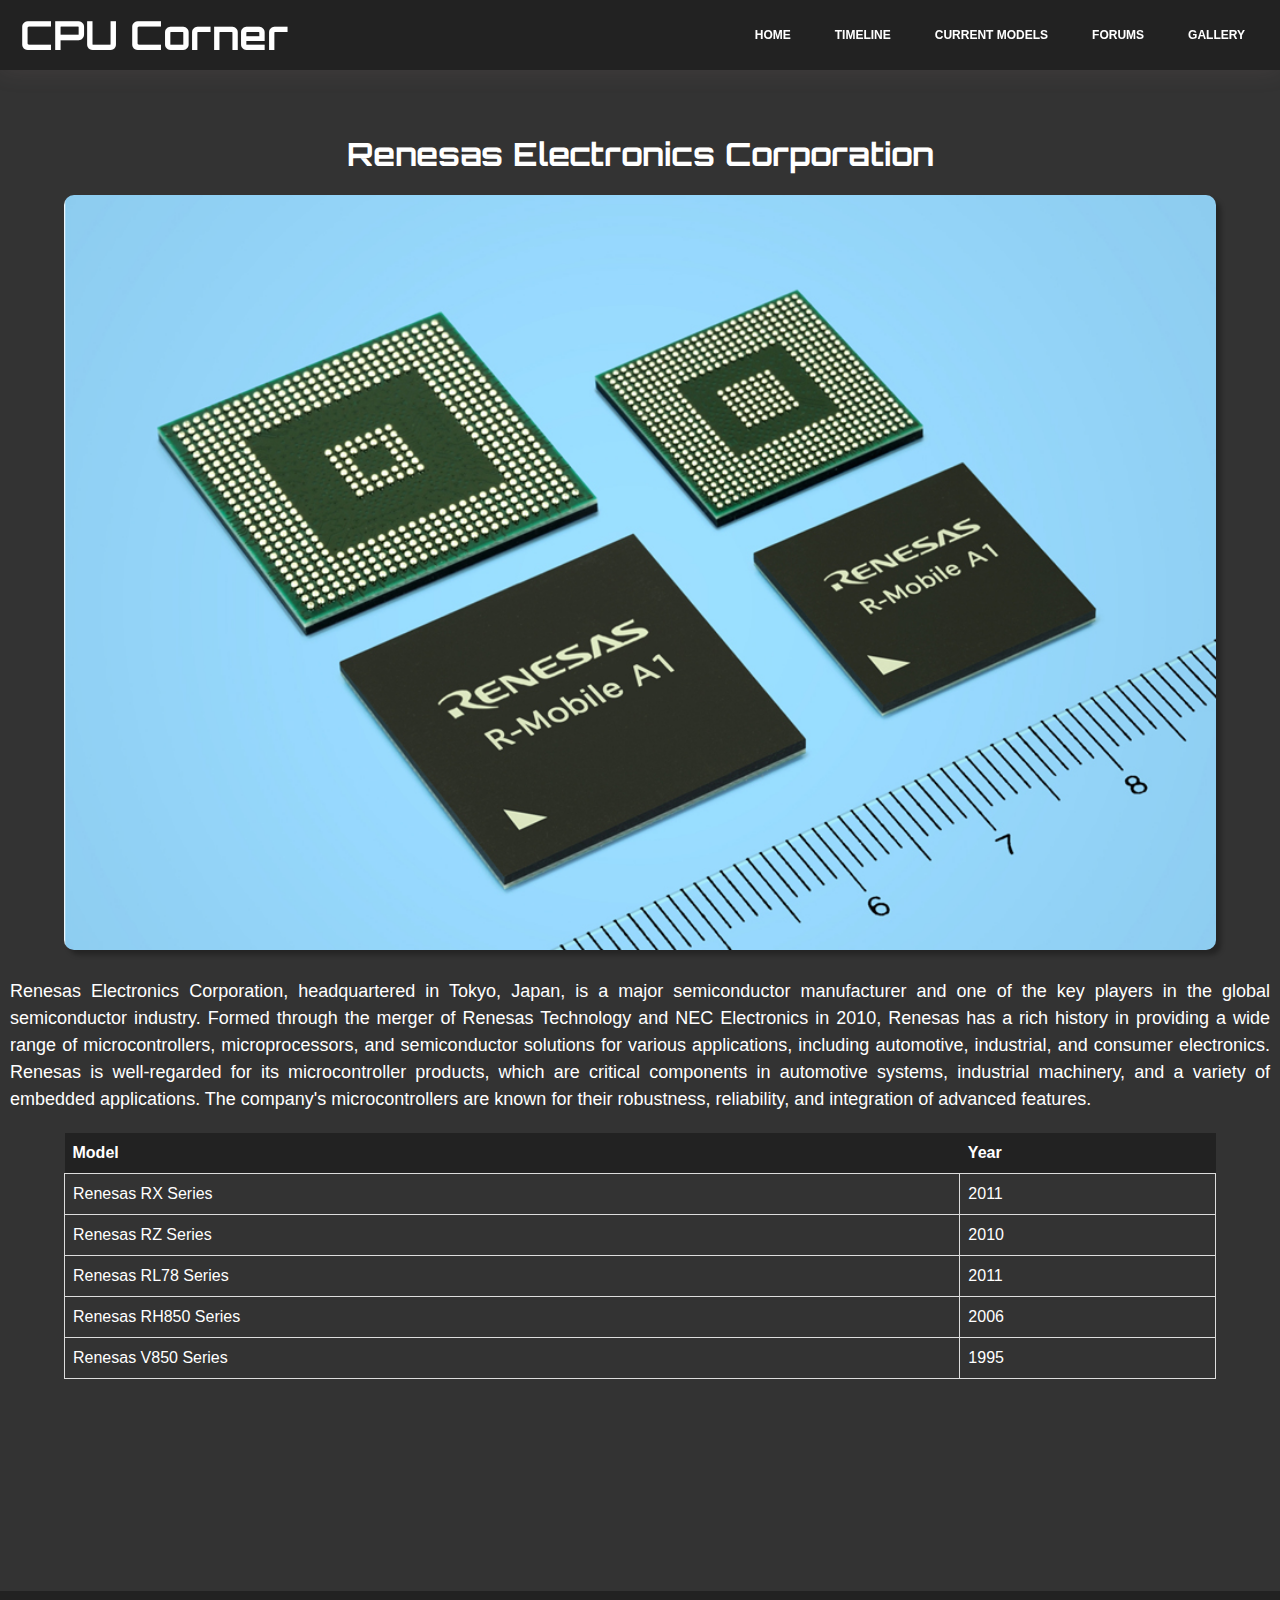
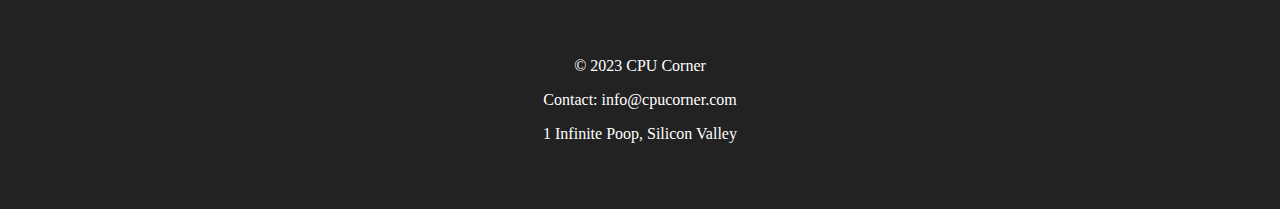
<file: renesas.html>
<!DOCTYPE html>
<html lang="en">
<head>
   <meta charset="UTF-8">
   <title>Current Models | CPU Corner</title>
    <link href="https://fonts.googleapis.com/css2?family=Orbitron:wght@700&display=swap" rel="stylesheet">
    <link rel="stylesheet" type="text/css" href="styles.css">
</head>

<body>
   <!-- Menubar-->
   <div id="menubar">
    <div id="logo"><a href="index.html">CPU Corner</a></div>
    <ul class="menuList">
       <li><a href="index.html">Home</a></li>
       <li><a href="timeline.html">Timeline</a></li>
       <li class="dropdown">
          <a href="currentModels.html">Current Models</a>
          <ul id="dropdown-models" class="dropdown-models">
            <li><a href="qualcomm.html">Qualcomm</a></li>
            <li><a href="intel.html">Intel Corporation</a></li>
            <li><a href="texas.html">Texas Instruments</a></li>
            <li><a href="amd.html">AMD, Inc</a></li>
            <li><a href="stm.html">STMicroelectronics</a></li>
            <li><a href="arm.html">ARM</a></li>
            <li><a href="renesas.html">Renesas Electronics Corporation</a></li>
          </ul>
       </li>
       <li><a href="forums.html">Forums</a></li>
       <li><a href="gallery.html">Gallery</a></li>
    </ul>
 </div>

<h1>Renesas Electronics Corporation</h1>

<div>
   <img src="Images/renesas_cpu.jpg" alt="Renesas CPU Image" id="cpu-image-homepage">
</div>

<p class="overview">
   Renesas Electronics Corporation, headquartered in Tokyo, Japan, is a major semiconductor manufacturer and one of the key players in the global semiconductor industry. Formed through the merger of Renesas Technology and NEC Electronics in 2010, Renesas has a rich history in providing a wide range of microcontrollers, microprocessors, and semiconductor solutions for various applications, including automotive, industrial, and consumer electronics.

   Renesas is well-regarded for its microcontroller products, which are critical components in automotive systems, industrial machinery, and a variety of embedded applications. The company's microcontrollers are known for their robustness, reliability, and integration of advanced features.  
</p>

<div class="table_format">
   <table>
       <tr>
           <th>Model</th>
           <th>Year</th>
       </tr>
       <tr>
           <td>Renesas RX Series</td>
           <td>2011</td>
       </tr>
       <tr>
           <td>Renesas RZ Series</td>
           <td>2010</td>
       </tr>
       <tr>
           <td>Renesas RL78 Series</td>
           <td>2011</td>
       </tr>
       <tr>
           <td>Renesas RH850 Series</td>
           <td>2006</td>
       </tr>
       <tr>
           <td>Renesas V850 Series</td>
           <td>1995</td>
       </tr>
   </table>
</div>


   <div class="clear"></div>
   <section>
       <footer>
           <div class="footer-content">
               <p>&copy; 2023 CPU Corner</p>
               <p>Contact: info@cpucorner.com</p>
               <p>1 Infinite Poop, Silicon Valley</p>
           </div>
       </footer>
   </section>

</body>
</html>
</file>
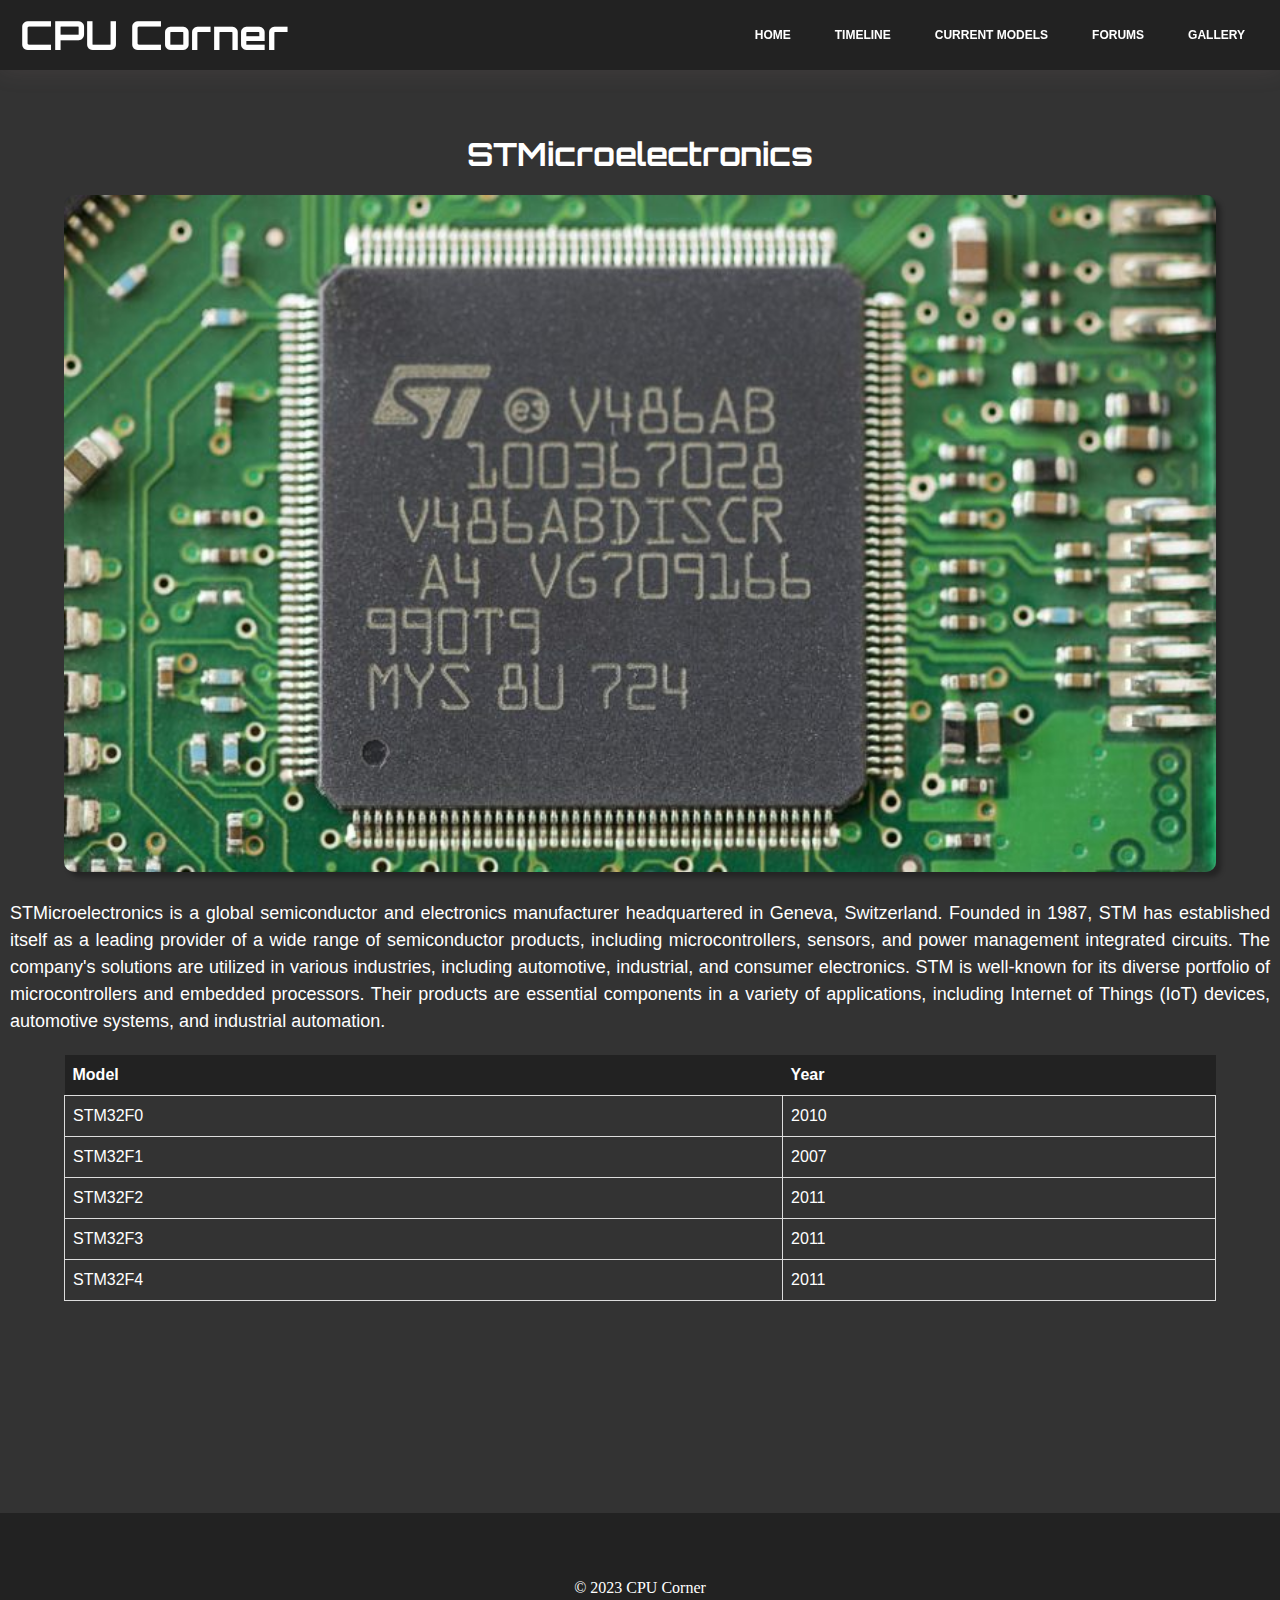
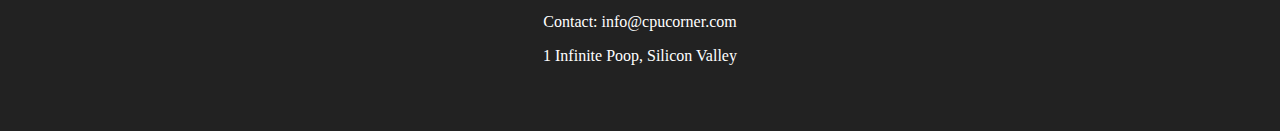
<file: stm.html>
<!DOCTYPE html>
<html lang="en">
<head>
   <meta charset="UTF-8">
   <title>Current Models | CPU Corner</title>
    <link href="https://fonts.googleapis.com/css2?family=Orbitron:wght@700&display=swap" rel="stylesheet">
    <link rel="stylesheet" type="text/css" href="styles.css">
</head>

<body>
   <!-- Menubar-->
   <div id="menubar">
    <div id="logo"><a href="index.html">CPU Corner</a></div>
    <ul class="menuList">
       <li><a href="index.html">Home</a></li>
       <li><a href="timeline.html">Timeline</a></li>
       <li class="dropdown">
          <a href="currentModels.html">Current Models</a>
          <ul id="dropdown-models" class="dropdown-models">
            <li><a href="qualcomm.html">Qualcomm</a></li>
            <li><a href="intel.html">Intel Corporation</a></li>
            <li><a href="texas.html">Texas Instruments</a></li>
            <li><a href="amd.html">AMD, Inc</a></li>
            <li><a href="stm.html">STMicroelectronics</a></li>
            <li><a href="arm.html">ARM</a></li>
            <li><a href="renesas.html">Renesas Electronics Corporation</a></li>
          </ul>
       </li>
       <li><a href="forums.html">Forums</a></li>
       <li><a href="gallery.html">Gallery</a></li>
    </ul>
 </div>

<h1>STMicroelectronics</h1>

<div>
   <img src="Images/stm_cpu.jpg" alt="ARM CPU Image" id="cpu-image-homepage">
</div>

<p class="overview">
   STMicroelectronics is a global semiconductor and electronics manufacturer headquartered in Geneva, Switzerland. Founded in 1987, STM has established itself as a leading provider of a wide range of semiconductor products, including microcontrollers, sensors, and power management integrated circuits. The company's solutions are utilized in various industries, including automotive, industrial, and consumer electronics.

   STM is well-known for its diverse portfolio of microcontrollers and embedded processors. Their products are essential components in a variety of applications, including Internet of Things (IoT) devices, automotive systems, and industrial automation.  
</p>

<div class="table_format">
   <table>
       <tr>
           <th>Model</th>
           <th>Year</th>
       </tr>
       <tr>
           <td>STM32F0</td>
           <td>2010</td>
       </tr>
       <tr>
           <td>STM32F1</td>
           <td>2007</td>
       </tr>
       <tr>
           <td>STM32F2</td>
           <td>2011</td>
       </tr>
       <tr>
           <td>STM32F3</td>
           <td>2011</td>
       </tr>
       <tr>
           <td>STM32F4</td>
           <td>2011</td>
       </tr>
   </table>
</div>


   <div class="clear"></div>
   <section>
       <footer>
           <div class="footer-content">
               <p>&copy; 2023 CPU Corner</p>
               <p>Contact: info@cpucorner.com</p>
               <p>1 Infinite Poop, Silicon Valley</p>
           </div>
       </footer>
   </section>

</body>
</html>
</file>
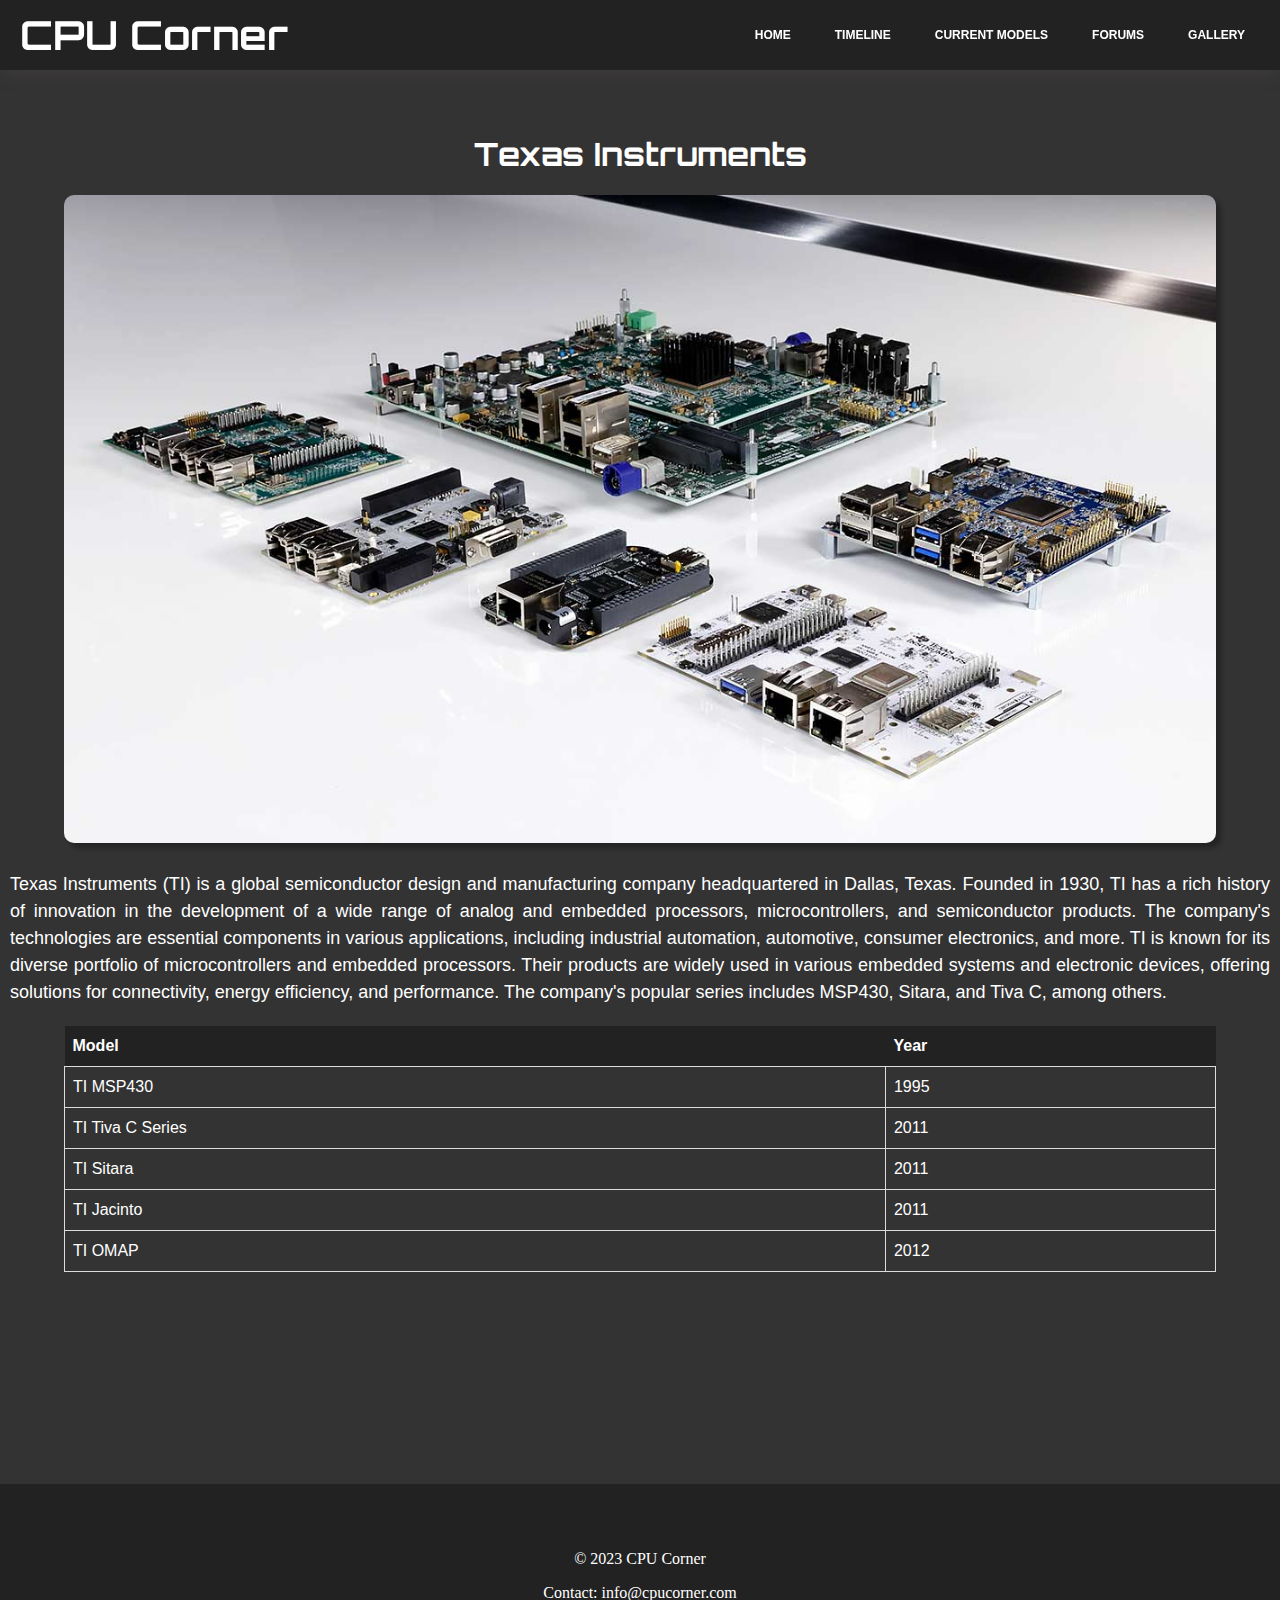
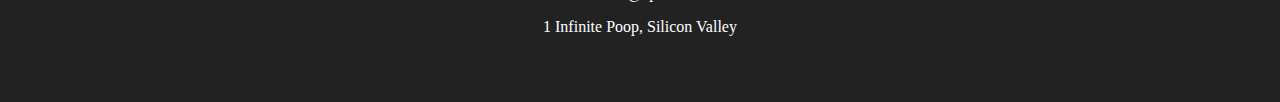
<file: texas.html>
<!DOCTYPE html>
<html lang="en">
<head>
   <meta charset="UTF-8">
   <title>Current Models | CPU Corner</title>
    <link href="https://fonts.googleapis.com/css2?family=Orbitron:wght@700&display=swap" rel="stylesheet">
    <link rel="stylesheet" type="text/css" href="styles.css">
</head>

<body>
   <!-- Menubar-->
   <div id="menubar">
    <div id="logo"><a href="index.html">CPU Corner</a></div>
    <ul class="menuList">
       <li><a href="index.html">Home</a></li>
       <li><a href="timeline.html">Timeline</a></li>
       <li class="dropdown">
          <a href="currentModels.html">Current Models</a>
          <ul id="dropdown-models" class="dropdown-models">
            <li><a href="qualcomm.html">Qualcomm</a></li>
            <li><a href="intel.html">Intel Corporation</a></li>
            <li><a href="texas.html">Texas Instruments</a></li>
            <li><a href="amd.html">AMD, Inc</a></li>
            <li><a href="stm.html">STMicroelectronics</a></li>
            <li><a href="arm.html">ARM</a></li>
            <li><a href="renesas.html">Renesas Electronics Corporation</a></li>
          </ul>
       </li>
       <li><a href="forums.html">Forums</a></li>
       <li><a href="gallery.html">Gallery</a></li>
    </ul>
 </div>

<h1>Texas Instruments</h1>

<div>
   <img src="Images/texas_cpu.jpg" alt="Texas CPU Image" id="cpu-image-homepage">
</div>

<p class="overview">
   Texas Instruments (TI) is a global semiconductor design and manufacturing company headquartered in Dallas, Texas. Founded in 1930, TI has a rich history of innovation in the development of a wide range of analog and embedded processors, microcontrollers, and semiconductor products. The company's technologies are essential components in various applications, including industrial automation, automotive, consumer electronics, and more.

TI is known for its diverse portfolio of microcontrollers and embedded processors. Their products are widely used in various embedded systems and electronic devices, offering solutions for connectivity, energy efficiency, and performance. The company's popular series includes MSP430, Sitara, and Tiva C, among others.
</p>

<div class="table_format">
   <table>
       <tr>
           <th>Model</th>
           <th>Year</th>
       </tr>
       <tr>
           <td>TI MSP430</td>
           <td>1995</td>
       </tr>
       <tr>
           <td>TI Tiva C Series</td>
           <td>2011</td>
       </tr>
       <tr>
           <td>TI Sitara</td>
           <td>2011</td>
       </tr>
       <tr>
           <td>TI Jacinto</td>
           <td>2011</td>
       </tr>
       <tr>
           <td>TI OMAP</td>
           <td>2012</td>
       </tr>
   </table>
</div>


   <div class="clear"></div>
   <section>
       <footer>
           <div class="footer-content">
               <p>&copy; 2023 CPU Corner</p>
               <p>Contact: info@cpucorner.com</p>
               <p>1 Infinite Poop, Silicon Valley</p>
           </div>
       </footer>
   </section>

</body>
</html>
</file>
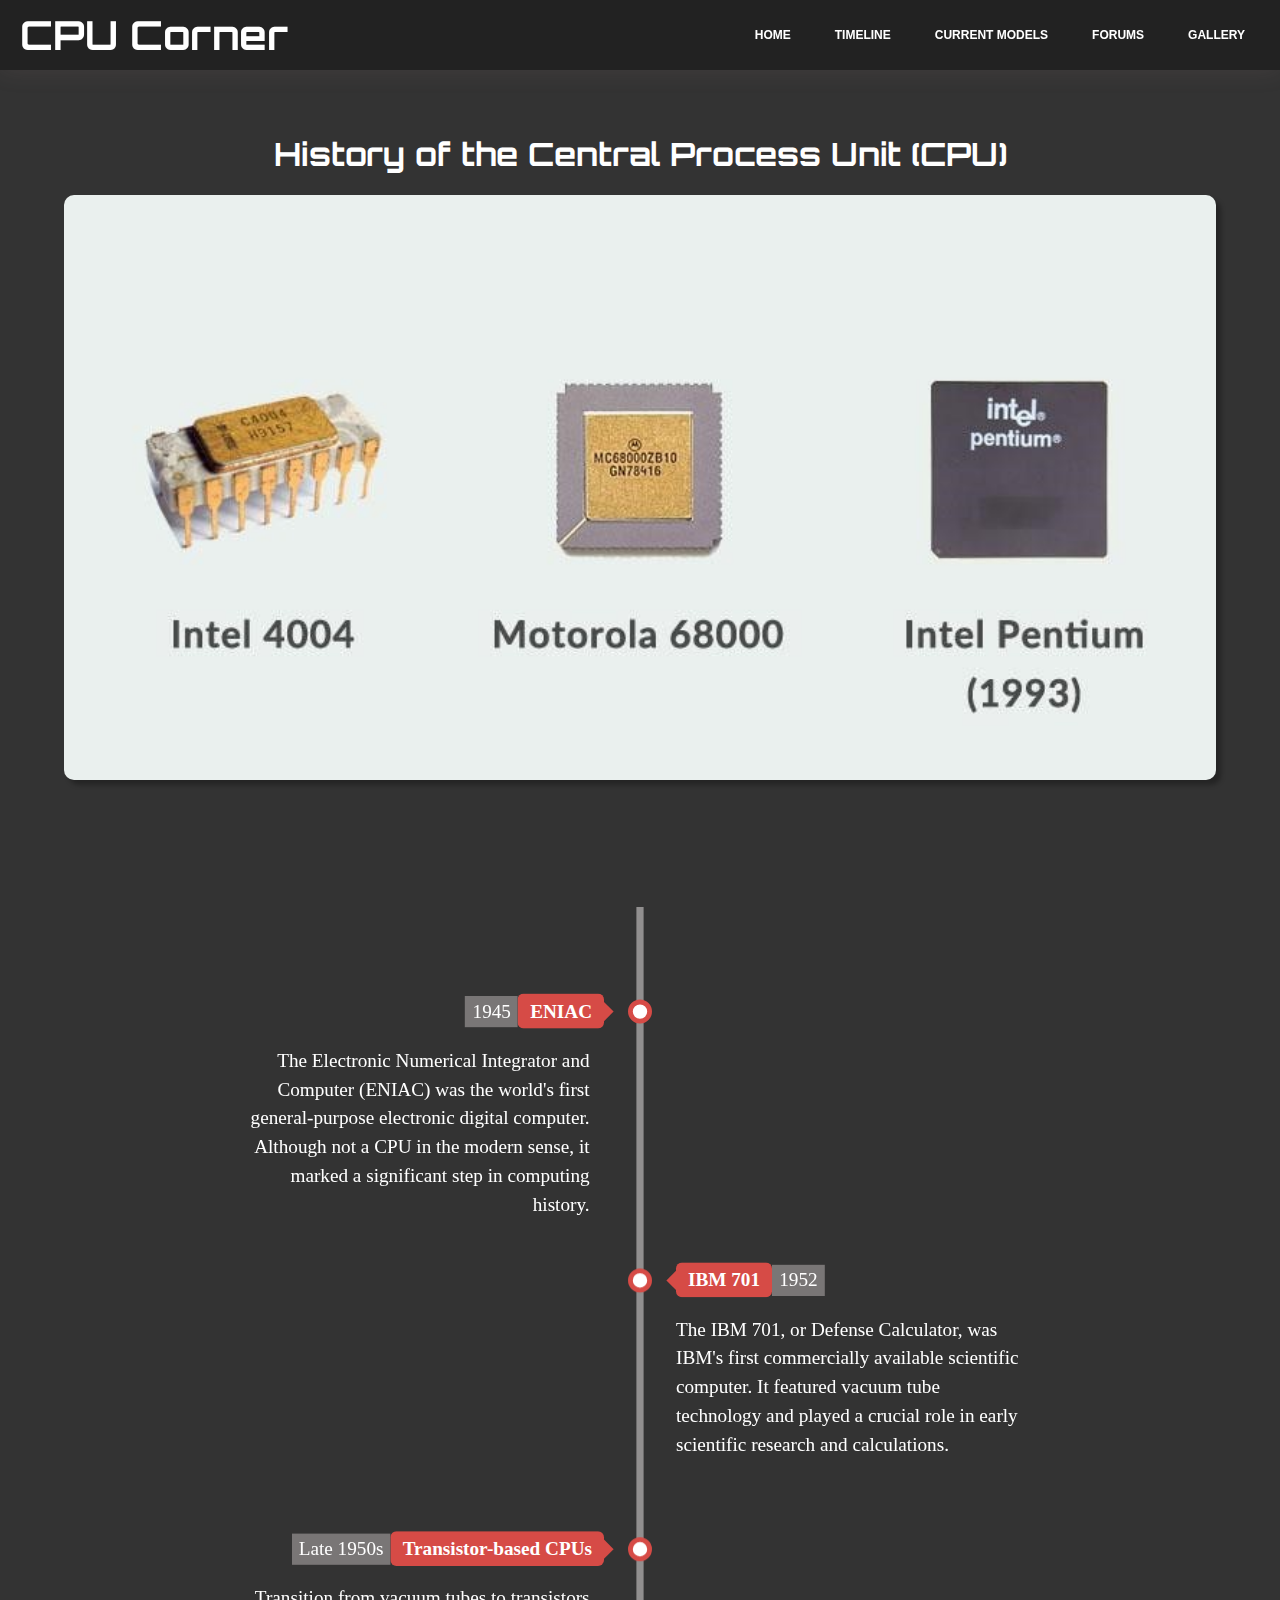
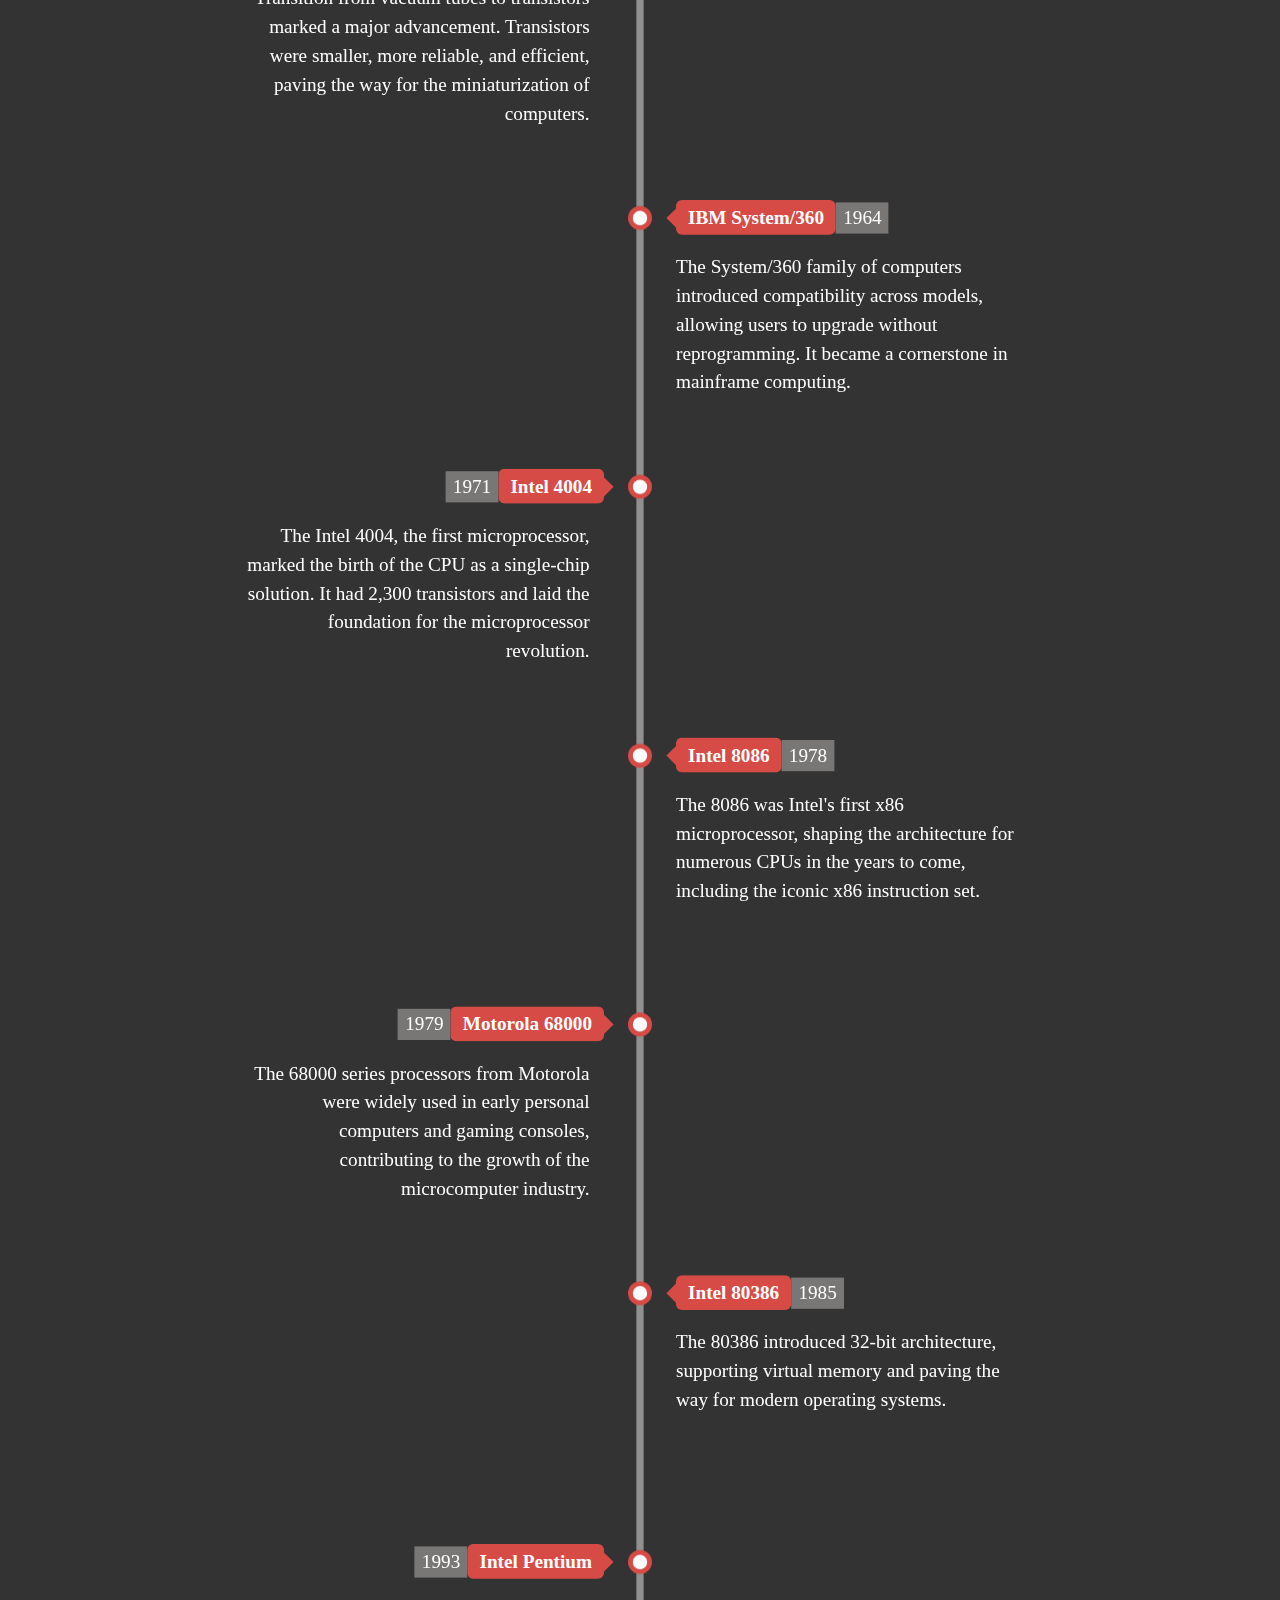
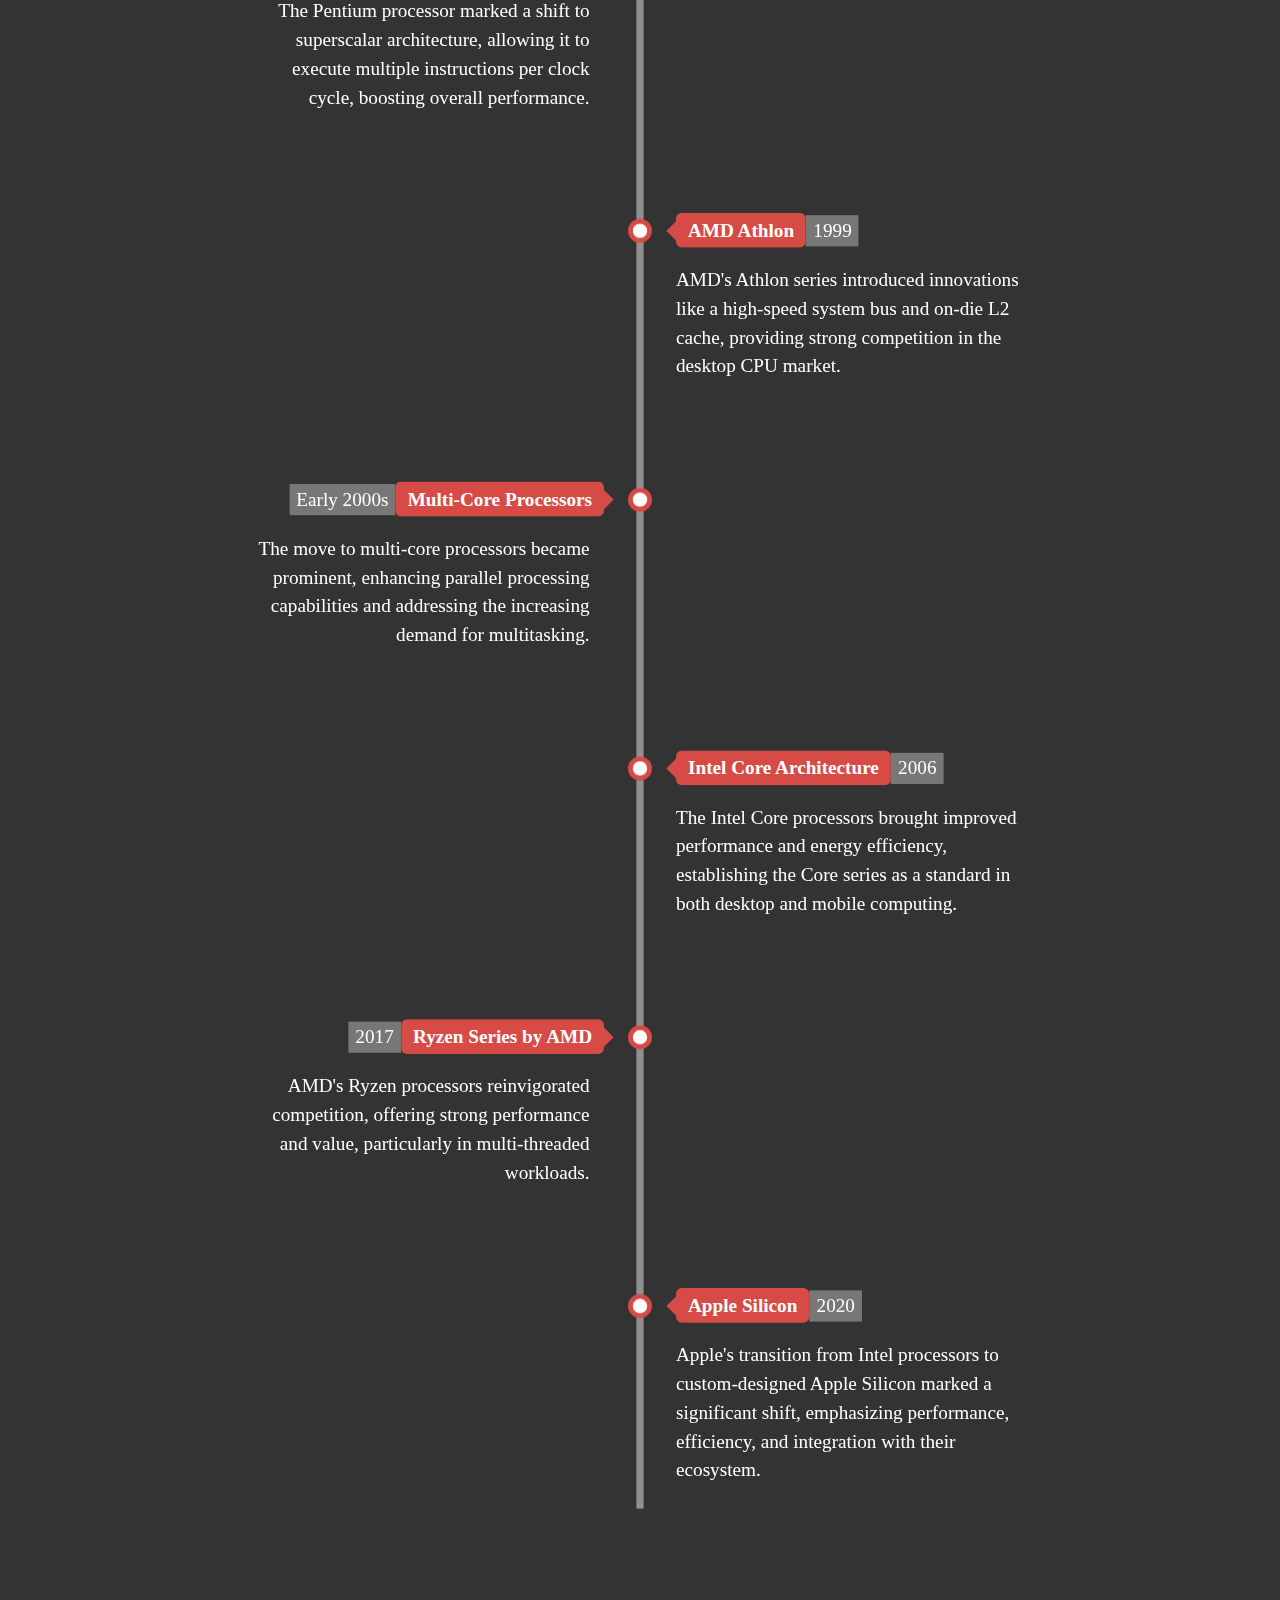
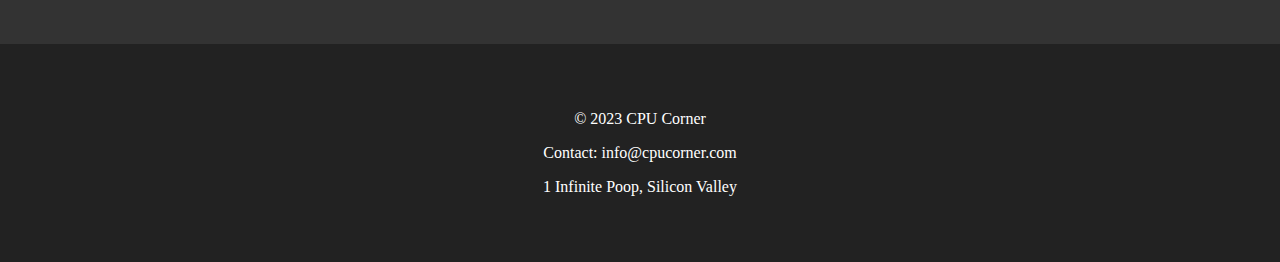
<file: timeline.html>
<!DOCTYPE html>
<html lang="en">
<head>
   <meta charset="UTF-8">
   <title>Timeline | CPU Corner</title>
    <link href="https://fonts.googleapis.com/css2?family=Orbitron:wght@700&display=swap" rel="stylesheet">
    <link rel="stylesheet" type="text/css" href="styles.css">
</head>
<body>
    <!-- Menubar-->
    <div id="menubar">
        <div id="logo"><a href="index.html">CPU Corner</a></div>
        <ul class="menuList">
           <li><a href="index.html">Home</a></li>
           <li><a href="timeline.html">Timeline</a></li>
           <li class="dropdown">
              <a href="currentModels.html">Current Models</a>
              <ul id="dropdown-models" class="dropdown-models">
                <li><a href="qualcomm.html">Qualcomm</a></li>
                <li><a href="intel.html">Intel Corporation</a></li>
                <li><a href="texas.html">Texas Instruments</a></li>
                <li><a href="amd.html">AMD, Inc</a></li>
                <li><a href="stm.html">STMicroelectronics</a></li>
                <li><a href="arm.html">ARM</a></li>
                <li><a href="renesas.html">Renesas Electronics Corporation</a></li>
              </ul>
           </li>
           <li><a href="forums.html">Forums</a></li>
           <li><a href="gallery.html">Gallery</a></li>
        </ul>
     </div>

   <h1>History of the Central Process Unit (CPU)</h1>

   <div>
    <img src="Images/ev.jpg" alt="AMD CPU Image" id="cpu-image-homepage">
   </div>

   <!-- The Timeline -->
   <div class="timeline-container">
   <ul class="timeline">
   
     <li>
    <div class="direction-l">
        <div class="flag-wrapper">
            <span class="flag">ENIAC</span>
            <span class="time-wrapper"><span class="time">1945</span></span>
        </div>
        <div class="desc">The Electronic Numerical Integrator and Computer (ENIAC) was the world's first general-purpose electronic digital computer. Although not a CPU in the modern sense, it marked a significant step in computing history.</div>
    </div>
</li>

<li>
    <div class="direction-r">
        <div class="flag-wrapper">
            <span class="flag">IBM 701</span>
            <span class="time-wrapper"><span class="time">1952</span></span>
        </div>
        <div class="desc">The IBM 701, or Defense Calculator, was IBM's first commercially available scientific computer. It featured vacuum tube technology and played a crucial role in early scientific research and calculations.</div>
    </div>
</li>

<li>
    <div class="direction-l">
        <div class="flag-wrapper">
            <span class="flag">Transistor-based CPUs</span>
            <span class="time-wrapper"><span class="time">Late 1950s</span></span>
        </div>
        <div class="desc">Transition from vacuum tubes to transistors marked a major advancement. Transistors were smaller, more reliable, and efficient, paving the way for the miniaturization of computers.</div>
    </div>
</li>

<li>
    <div class="direction-r">
        <div class="flag-wrapper">
            <span class="flag">IBM System/360</span>
            <span class="time-wrapper"><span class="time">1964</span></span>
        </div>
        <div class="desc">The System/360 family of computers introduced compatibility across models, allowing users to upgrade without reprogramming. It became a cornerstone in mainframe computing.</div>
    </div>
</li>

<li>
    <div class="direction-l">
        <div class="flag-wrapper">
            <span class="flag">Intel 4004</span>
            <span class="time-wrapper"><span class="time">1971</span></span>
        </div>
        <div class="desc">The Intel 4004, the first microprocessor, marked the birth of the CPU as a single-chip solution. It had 2,300 transistors and laid the foundation for the microprocessor revolution.</div>
    </div>
</li>

<li>
    <div class="direction-r">
        <div class="flag-wrapper">
            <span class="flag">Intel 8086</span>
            <span class="time-wrapper"><span class="time">1978</span></span>
        </div>
        <div class="desc">The 8086 was Intel's first x86 microprocessor, shaping the architecture for numerous CPUs in the years to come, including the iconic x86 instruction set.</div>
    </div>
</li>

<li>
    <div class="direction-l">
        <div class="flag-wrapper">
            <span class="flag">Motorola 68000</span>
            <span class="time-wrapper"><span class="time">1979</span></span>
        </div>
        <div class="desc">The 68000 series processors from Motorola were widely used in early personal computers and gaming consoles, contributing to the growth of the microcomputer industry.</div>
    </div>
</li>

<li>
    <div class="direction-r">
        <div class="flag-wrapper">
            <span class="flag">Intel 80386</span>
            <span class="time-wrapper"><span class="time">1985</span></span>
        </div>
        <div class="desc">The 80386 introduced 32-bit architecture, supporting virtual memory and paving the way for modern operating systems.</div>
    </div>
</li>

<li>
    <div class="direction-l">
        <div class="flag-wrapper">
            <span class="flag">Intel Pentium</span>
            <span class="time-wrapper"><span class="time">1993</span></span>
        </div>
        <div class="desc">The Pentium processor marked a shift to superscalar architecture, allowing it to execute multiple instructions per clock cycle, boosting overall performance.</div>
    </div>
</li>

<li>
    <div class="direction-r">
        <div class="flag-wrapper">
            <span class="flag">AMD Athlon</span>
            <span class="time-wrapper"><span class="time">1999</span></span>
        </div>
        <div class="desc">AMD's Athlon series introduced innovations like a high-speed system bus and on-die L2 cache, providing strong competition in the desktop CPU market.</div>
    </div>
</li>

<li>
    <div class="direction-l">
        <div class="flag-wrapper">
            <span class="flag">Multi-Core Processors</span>
            <span class="time-wrapper"><span class="time">Early 2000s</span></span>
        </div>
        <div class="desc">The move to multi-core processors became prominent, enhancing parallel processing capabilities and addressing the increasing demand for multitasking.</div>
    </div>
</li>

<li>
    <div class="direction-r">
        <div class="flag-wrapper">
            <span class="flag">Intel Core Architecture</span>
            <span class="time-wrapper"><span class="time">2006</span></span>
        </div>
        <div class="desc">The Intel Core processors brought improved performance and energy efficiency, establishing the Core series as a standard in both desktop and mobile computing.</div>
    </div>
</li>

<li>
    <div class="direction-l">
        <div class="flag-wrapper">
            <span class="flag">Ryzen Series by AMD</span>
            <span class="time-wrapper"><span class="time">2017</span></span>
        </div>
        <div class="desc">AMD's Ryzen processors reinvigorated competition, offering strong performance and value, particularly in multi-threaded workloads.</div>
    </div>
</li>

<li>
    <div class="direction-r">
        <div class="flag-wrapper">
            <span class="flag">Apple Silicon</span>
            <span class="time-wrapper"><span class="time">2020</span></span>
        </div>
        <div class="desc">Apple's transition from Intel processors to custom-designed Apple Silicon marked a significant shift, emphasizing performance, efficiency, and integration with their ecosystem.</div>
    </div>
</li>
</div>
   
<div class="clear"></div>
<section>
    <footer>
        <div class="footer-content">
            <p>&copy; 2023 CPU Corner</p>
            <p>Contact: info@cpucorner.com</p>
            <p>1 Infinite Poop, Silicon Valley</p>
        </div>
    </footer>
</section>

</body>
</html>
</file>
<file: styles.css>
body {
  background-color: #333333;
  margin: 0; 
  color: #FFFFFF;
}

#menubar {
  position: sticky;
  top: 0;
  display: flex;
  justify-content: space-between;
  align-items: center;
  width: 100%; 
  background:  #222222;
  -webkit-box-shadow: 0 0 5px rgba(0, 0, 0, 0.15);
  -moz-box-shadow: 0 0 5px rgba(0, 0, 0, 0.15);
  box-shadow: 0 0 25px rgba(164, 129, 129, 0.15);
  z-index: 1000;
}

.menuList a {
  text-decoration: none; 
  color: #FFFFFF; 
}

#logo a {
  text-decoration: none;
  color: #FFFFFF; 
  }

#logo {
  font-family: 'Orbitron', sans-serif; 
  font-size: 40px; 
  font-weight: bold;
  padding: 10px 20px;
  cursor: pointer;
}

ul.menuList .dropdown:not(:hover) #dropdown-models:not(:hover) {
  display: none;
}

ul.menuList {
  text-transform: uppercase;
  text-align: center; 
  margin: 0;
  padding: 10px;
  list-style: none;
}

ul.menuList li {
  font: bold 12px/18px sans-serif;
  display: inline-block;
  margin-right: 10px;
  position: relative;
  padding: 10px 15px; 
  cursor: pointer;
  -webkit-transition: all 0.2s;
  -moz-transition: all 0.2s;
  -ms-transition: all 0.2s;
  -o-transition: all 0.2s;
  transition: all 0.2s;
  border-radius: 15px;
}

ul.menuList li:hover {
  background: #d64b46;
  color: #FFFFFF;
}


.dropdown-models {
  display: none;
  position: absolute;
  top: 100%; 
  background: #222222;
  border-radius: 10px;
  list-style: none;
  padding: 0;
  margin: 0;
  width: 200px;
  text-align: left;
  z-index: 1;
}


.dropdown::before {
  content: "";
  position: fixed;
  top: 0;
  left: 0;
  width: 100%;
  height: 100%;
  backdrop-filter: blur(4px); 
  z-index: -1; 
  opacity: 0; 
  pointer-events: none; 
  transition: opacity 0.2s; 
}


.dropdown:hover::before {
  opacity: 1;
}



.dropdown:hover .dropdown-models {
  display: block;
  margin-left: -10%;
}

ul.menuList .dropdown-models li {
  padding: 10px;
  margin: 0;
}


.dropdown-models li:hover {
  background: #d64b46;
  width:90%;
}

h1 {
  font-family: 'Orbitron', sans-serif; 
  font-size: 36x; 
  font-weight: bold;
  color: #FFFFFF; 
  text-align: center; 
  margin-top: 5%; 
}

.cpu-month h2 {
  font-family: 'Orbitron', sans-serif; 
  font-size: 36x; 
  font-weight: bold;
  color: #FFFFFF;
  text-align: left; 
  padding-left: 5%;
  padding-top: 10%;

  
}

.overview {
  font-family: 'Arial', sans-serif; 
  font-size: 18px; 
  line-height: 1.5; 
  text-align: justify; 
  color: #FFFFFF; 
  padding: 10px; 
}

.overview_container {
  padding: 2%;
  background-color: #5a5858;
  border-radius: 15px;
  width: 80%; 
  margin: 0 auto;
  margin-bottom: 20px;
}

#cpu-image-homepage {
  width: 90%; 
  height: auto;
  display: block;
  margin: 0 auto; 
  box-shadow: 5px 5px 5px rgba(0, 0, 0, 0.3);
  border-radius: 10px;
}

.cpu-info {
  font-family: 'Arial', sans-serif;
  font-size: 18px;
  line-height: 1.5;
  text-align: justify;
  color: #FFFFFF;
  padding: 5%;
  width: 50%;
  float: left;
  margin-top: -5%;
}

.cpu-image {
  width: 30%;
  float: right;
  padding: 0 5%;

}

.cpu-image img {
  max-width: 100%;
  height: auto;
  box-shadow: 5px 5px 5px rgba(0, 0, 0, 0.3);
}

.table_format {
  font-family: 'Arial', sans-serif;
  font-size: 16px;
  line-height: 1.5;
  text-align: left;
  color: #FFFFFF;
  padding: 5%;
  width: 90%;
  float: left;
  margin-top: -8%;
}

.cpu-specs h3 {
  font-size: 24px;
  font-weight: bold;
}

/* Apply basic styling to all tables */
table {
  border-collapse: collapse;
  width: 100%;
  margin-bottom: 20px;
  margin-top: 30px;
}

/* Style table headers */
th {
  background-color: #222222;
  text-align: left;
  padding: 8px;
}

/* Style table rows */
tr:nth-child(even) {
  background-color: transparent;
}

tr:nth-child(odd) {
  background-color: transparent;
}

/* Style table cells */
td {
  padding: 8px;
  border: 1px solid #ddd;
}

.join-conversation {
  font-family: 'Arial', sans-serif;
  font-size: 18px;
  line-height: 1.5;
  text-align: center;
  color: #FFFFFF;
  padding-left: 25%;
  width: 50%;
  float: left;
}


.join-button {
  display: inline-block;
  padding: 10px 20px;
  background-color: #d64b46; 
  color: #FFFFFF; 
  text-decoration: none;
  border-radius: 5px; 
  font-weight: bold;
  transition: background-color 0.3s ease;
}

.join-button:hover {
  background-color: #FFFFFF; 
  color: #d64b46; 
}

.clear {
  clear: both; 
}

footer {
  background: #222222;
  color: #FFFFFF;
  text-align: center;
  padding: 50px 0;
  width: 100%;
  margin-top: 10%;
  z-index: 1000;
}

.forum-post {
  margin: 10px; 
  padding: 10px;
}

.subject {
  font-size: 14px; 
  color: #ffffff; 
  margin-left: 5%;
}

.post-title {
  font-size: 18px;
  color: #ffffff; 
  margin: 10px 0; 
  margin-left: 5%;
  max-width: 50%;
}

.post-actions {
  display: flex;
  margin-left: 5%;
  margin-top: 10px;
}

.like-button,
.comment-button,
.share-button {
  margin-right: 1%;
  padding: 5px 10px; 
  background-color: #d64b46; 
  color: #fff; 
  border: none;
  cursor: pointer;
  border-radius: 7%;
}

.like-button:hover,
.comment-button:hover,
.share-button:hover {
    background-color: #fff; 
    color: #d64b46; 
}

.post-divider {
  
  border: 1px solid #ddd; 
  margin-left: 6%; 
}

.models-container {
  display: flex;
  margin: 20px;
  background-color: #222222;
  border-radius: 10px;
}

.model-summary {
  flex:1;
  padding:20px;
  font-size: 120%;
}

.model-summary h2 {
  font-size: 24px;
  font-weight: bold;
}

.model-summary a {
  color: #FFFFFF;
}


.model-image {
  width: 30%;
  float: right;
  padding: 0 5%;

}

.model-image img {
  max-width: 100%;
  height: auto;
}

.gallery_container {
  display: grid;
  grid-template-columns: repeat(3, 1fr);
  gap: 10px;
}

.img_gallery {
  display: flex;
  flex-wrap: wrap;
}

.img_gallery img {
  width: 100%;
  max-width: 100%;
  height: auto;
}

.timeline-container {
  position: relative;
  transform: scale(1.2);
  margin-top: 30%;
  margin-bottom: 30%;
}


/* Timeline  */
.timeline {
  position: relative;
  width: 660px;
  margin: 0 auto;
  padding: 1em;
  list-style-type: none;
  z-index: 1;

}

.timeline:before {
  position: absolute;
  left: 50%;
  top: 0;
  content: ' ';
  width: 6px;
  height: 100%;
  margin-left: -3px;
  background: rgb(145, 143, 143);
  margin-top: 50px;
}

/* Distance in between li*/
.timeline li {
  padding: 7em 0;
}

.direction-l {
  position: relative;
  width: 300px;
  float: left;
  text-align: right;
}

.direction-r {
  position: relative;
  width: 300px;
  float: right;
}

.flag-wrapper {
  display: inline-block;
}

.flag {
  position: relative;
  display: inline;
  background: #d64b46;
  width:90%;
  padding: 6px 10px;
  border-radius: 5px;
  font-weight: 600;
  text-align: left;
}


.direction-l .flag:before,
.direction-r .flag:before {
  position: absolute;
  top: 50%;
  right: -40px;
  content: ' ';
  display: block;
  width: 12px;
  height: 12px;
  margin-top: -10px;
  background: #fff;
  border-radius: 10px;
  border: 4px solid #d64b46;
  z-index: 1;
}

.direction-r .flag:before {
  left: -40px;
}

.direction-l .flag:after {
  content: "";
  position: absolute;
  left: 100%;
  top: 50%;
  height: 0;
  width: 0;
  margin-top: -8px;
  border: solid transparent;
  border-left-color: #d64b46;
  border-width: 8px;
  pointer-events: none;
}

.direction-r .flag:after {
  content: "";
  position: absolute;
  right: 100%;
  top: 50%;
  height: 0;
  width: 0;
  margin-top: -8px;
  border: solid transparent;
  border-right-color: #d64b46;
  border-width: 8px;
  pointer-events: none;
}


.direction-l .time-wrapper {
  float: left;
}

.direction-r .time-wrapper {
  float: right;
}

.time {
  display: inline-block;
  padding: 4px 6px;
  background: #797676;
  margin-top: -10px;
}

.desc {
  margin: 1em 0.75em 0 0;
  font-size: 1 em;
  line-height: 1.5em;
}

.video_container {
  width: 80%;
  margin: 0 auto;
  display: grid;
  grid-template-columns: repeat(2, 1fr);

}

.video_container iframe {
  margin-bottom: 20px;
  margin-right: 20px;
}

@media (max-width: 1000px) {
  .video_container {
    grid-template-columns: 1fr; 
  }
}

/* Left and Right Arrows */
.arrow-container {
  position: relative;
  bottom: 10px;
  z-index: 1000;
}

.arrow {
  font-size: 50px;
  color: #d64b46;
  text-decoration: none;
  margin: 0 10px;
  cursor: pointer;
  padding: 1%;
}

.left-arrow {
  float: left;
}

.right-arrow {
  float: right;
}

.arrow-text {
  font-size: 20px;
  color: rgb(255, 255, 255);
  margin: 5px;
  text-align: center;
}

.left-arrow-text {
  float: left;
  padding-left: 5px;
}

.right-arrow-text {
  float: right;
  padding-right: 5px;
}

.amazon-link-container {
  display: flex;
  align-items: center;
  margin-top: 20px;
}

.amazon-button {
  padding: 8px 16px;
  margin-left: 10px;
  background-color: #ff9900; 
  color: rgb(0, 0, 0);
  border: none;
  border-radius: 5px;
  cursor: pointer;
}
</file>
